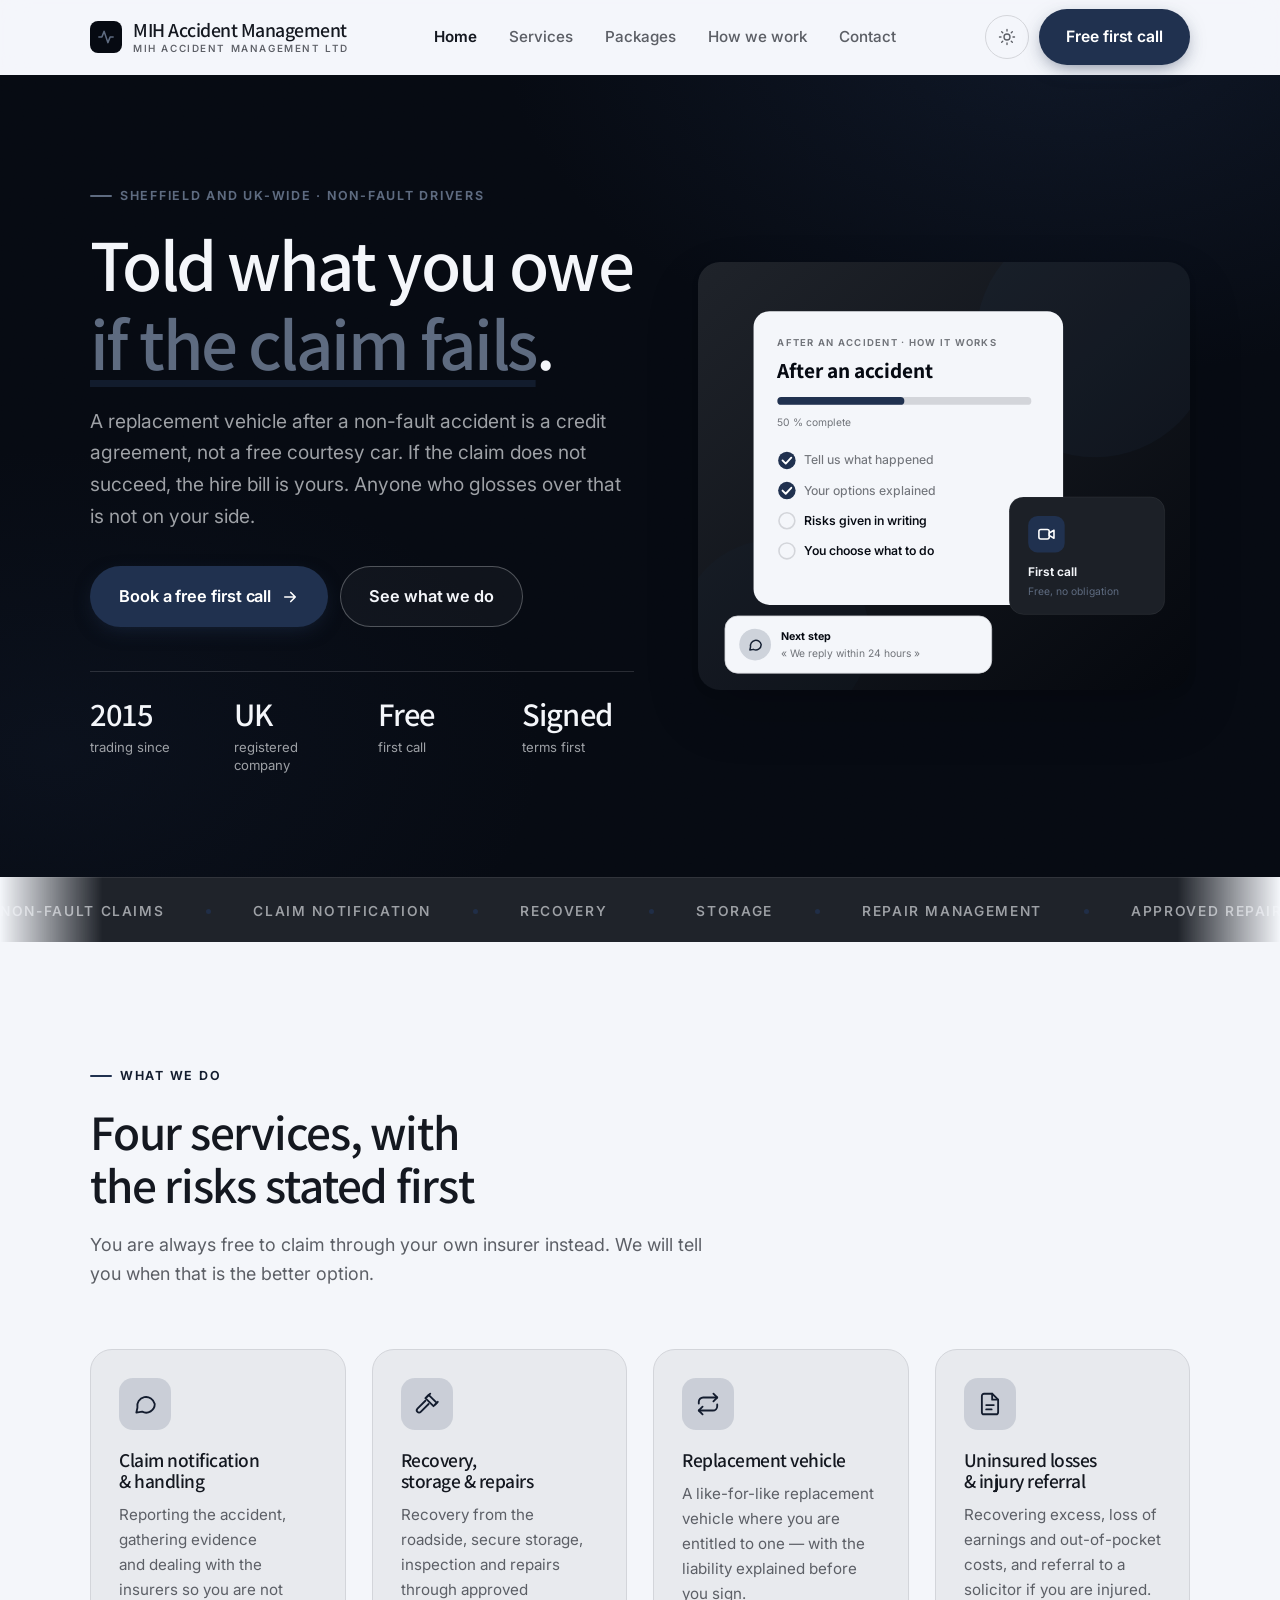
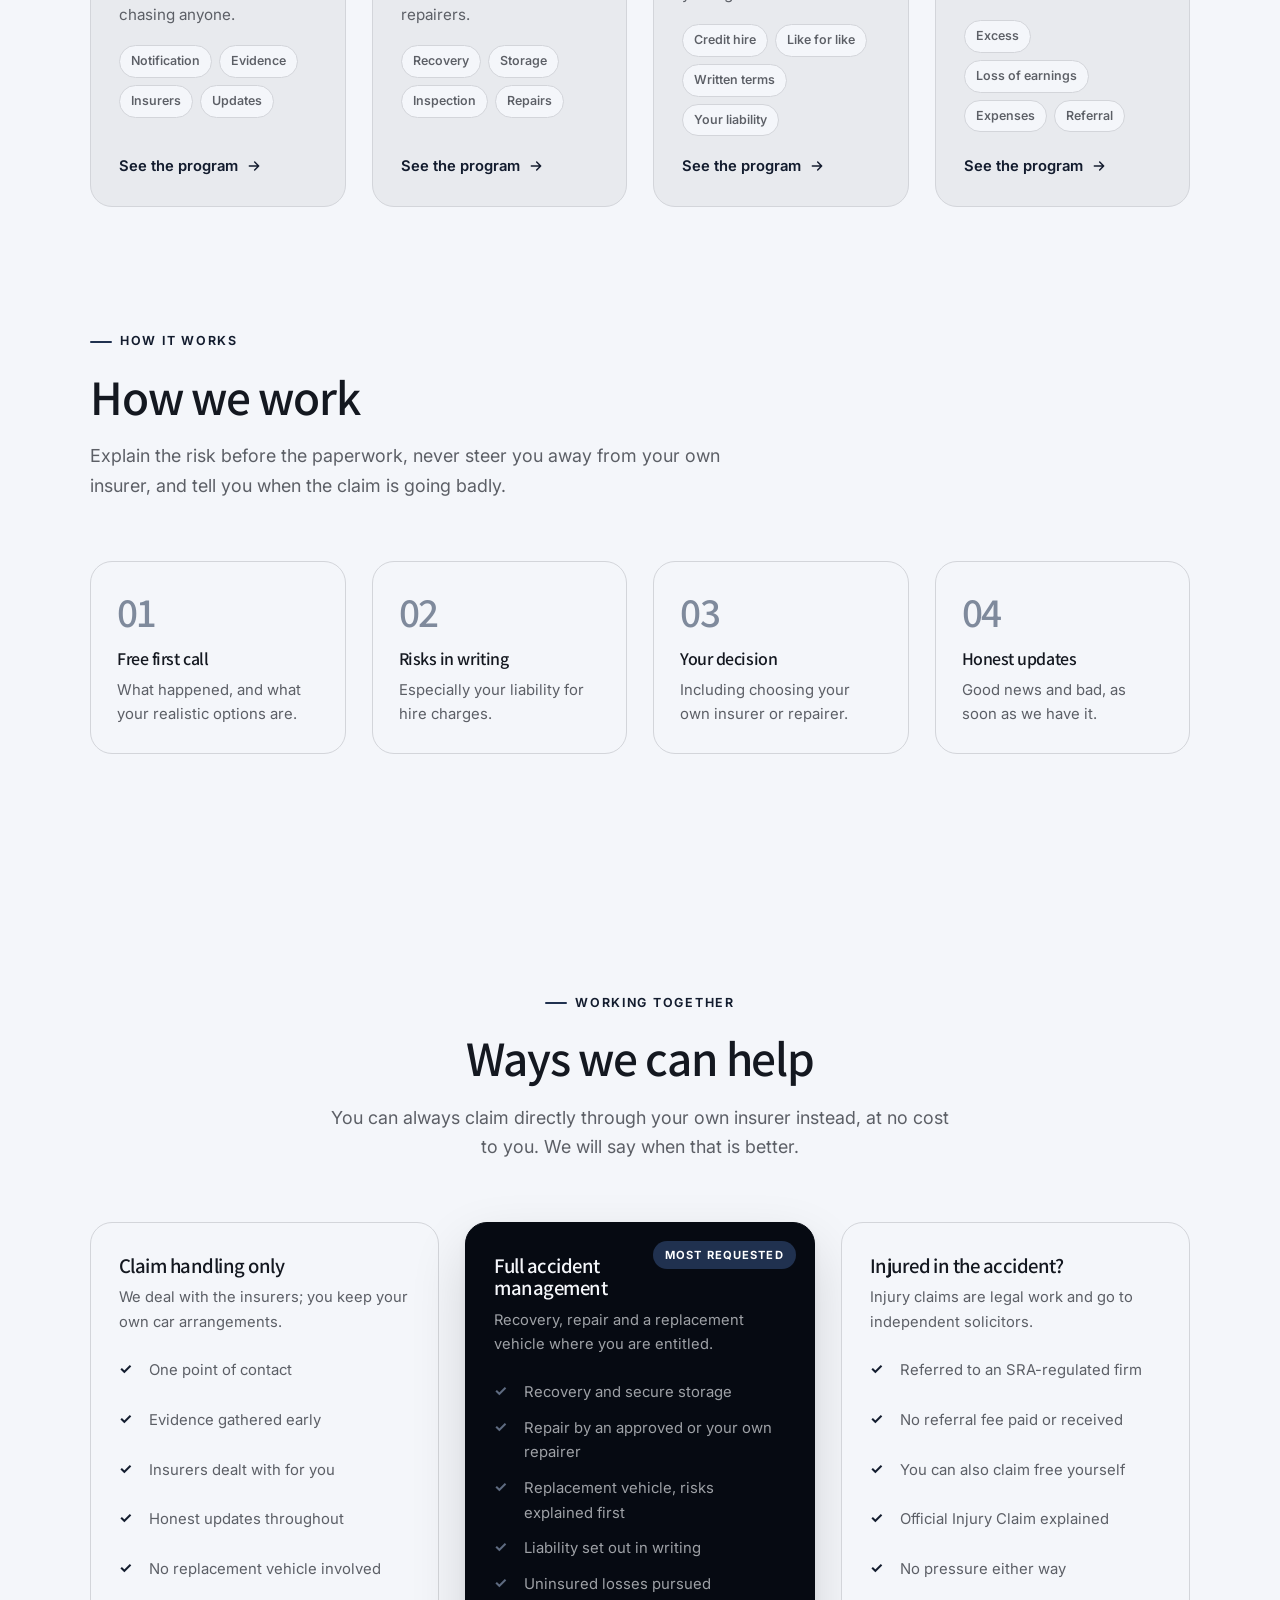
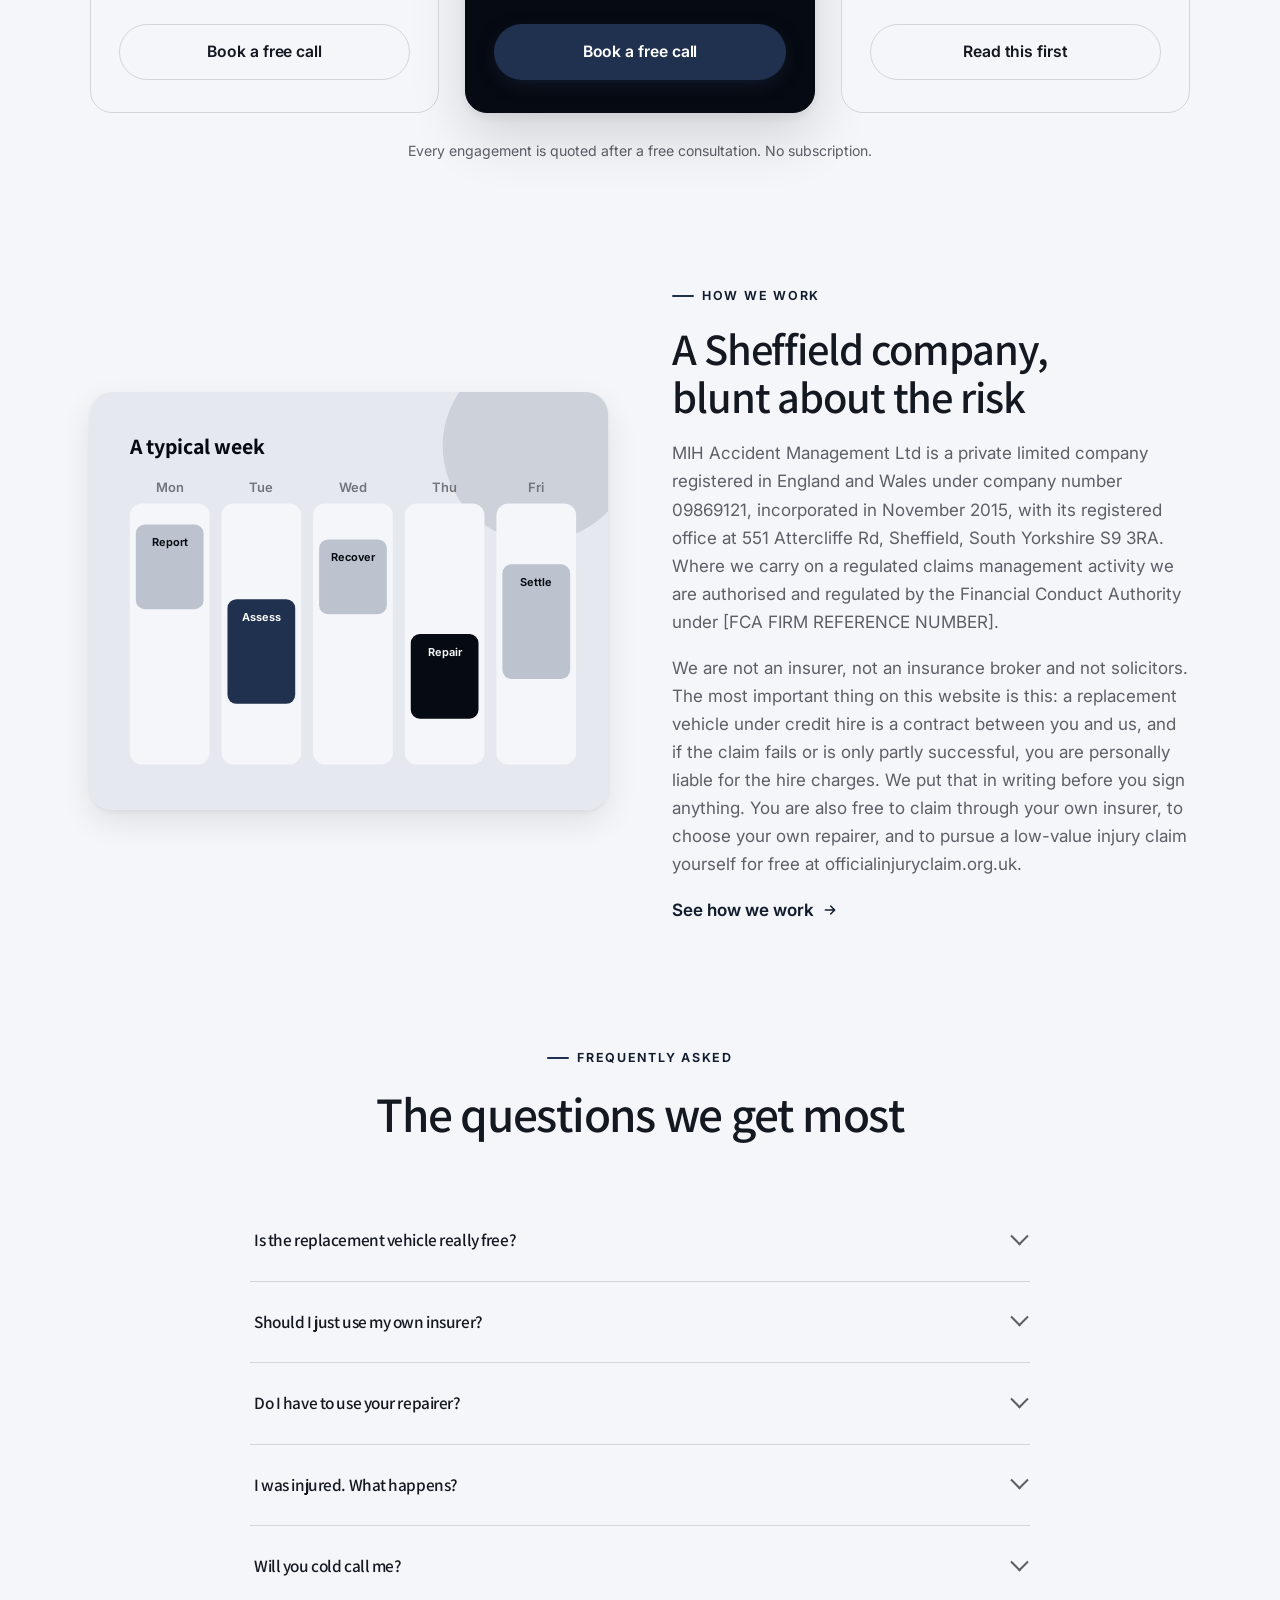
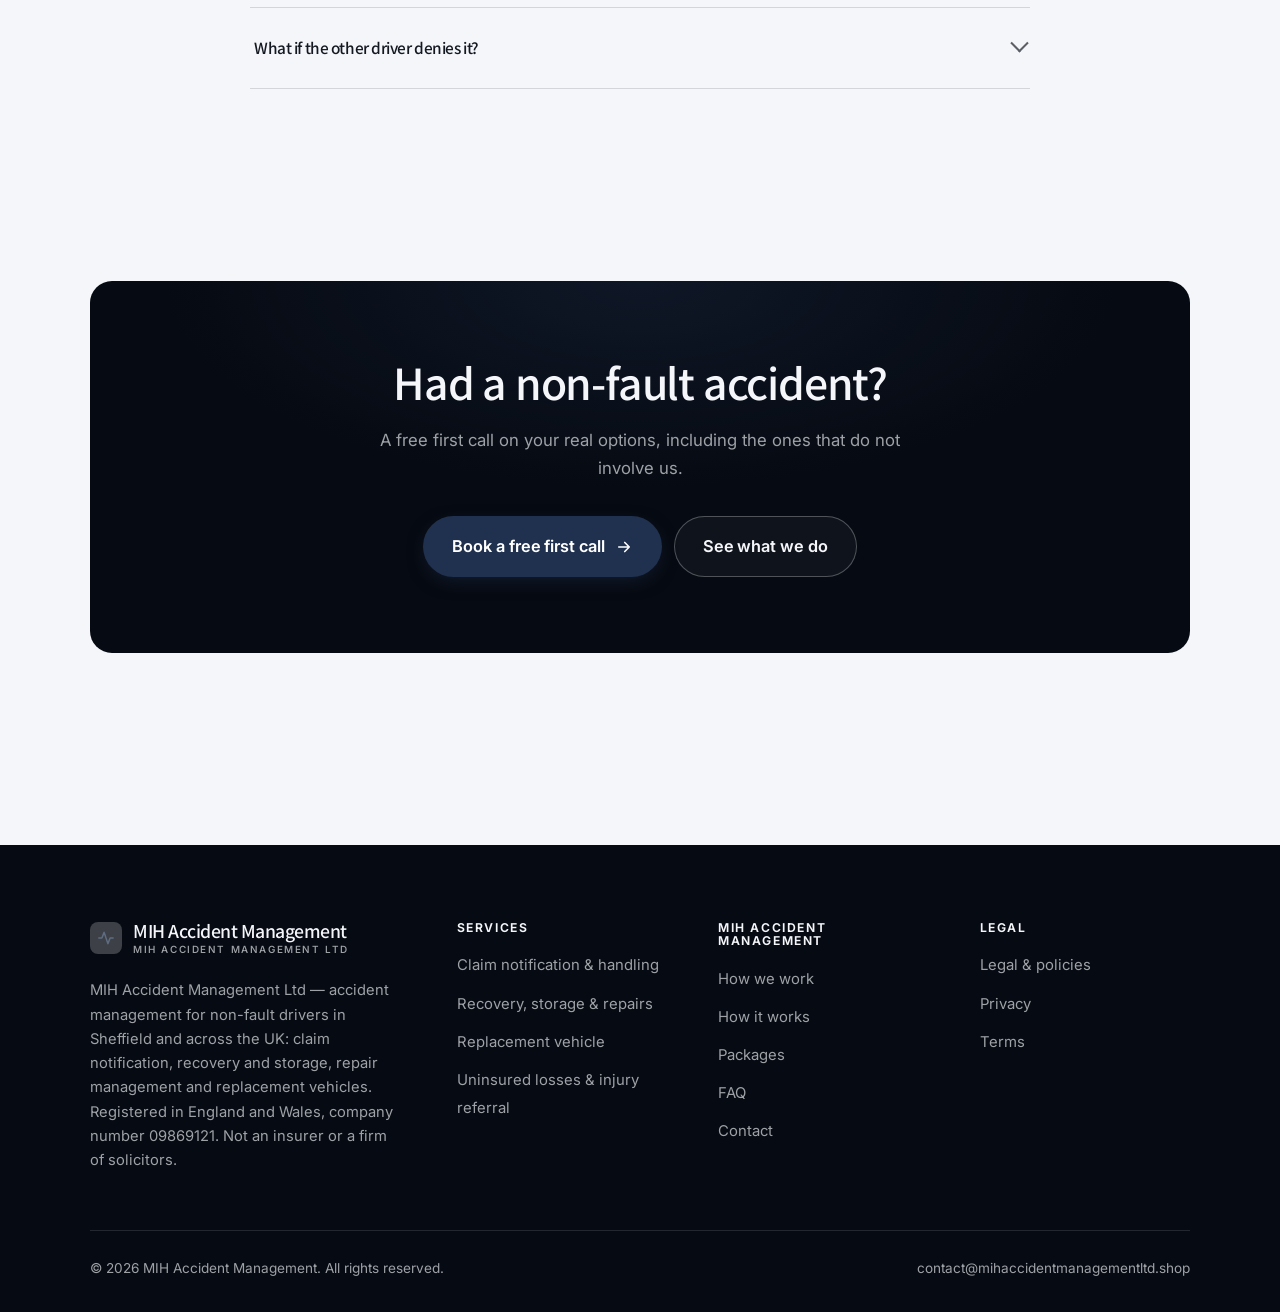
<file: index.html>
<!DOCTYPE html>
<html lang="en" class="no-js">
<head>
<meta charset="utf-8">
<meta name="viewport" content="width=device-width, initial-scale=1">
<title>MIH Accident Management Ltd — non-fault accident management</title>
<meta name="description" content="MIH Accident Management Ltd, a Sheffield accident management company: claim notification, vehicle recovery and storage, repair management and replacement vehicles for non-fault drivers.">
<link rel="canonical" href="https://mihaccidentmanagementltd.shop/">

<meta property="og:type" content="website">
<meta property="og:url" content="https://mihaccidentmanagementltd.shop/">
<meta property="og:site_name" content="MIH Accident Management">
<meta property="og:locale" content="en_US">
<meta property="og:title" content="MIH Accident Management Ltd — non-fault accident management">
<meta property="og:description" content="MIH Accident Management Ltd, a Sheffield accident management company: claim notification, vehicle recovery and storage, repair management and replacement vehicles for non-fault drivers.">
<meta name="theme-color" content="#060a12">

<link rel="icon" href="assets/img/favicon.svg" type="image/svg+xml">
<link rel="preconnect" href="https://fonts.googleapis.com">
<link rel="preconnect" href="https://fonts.gstatic.com" crossorigin>
<link rel="stylesheet" href="https://fonts.googleapis.com/css2?family=Assistant:wght@400..700&family=Inter:wght@400..700&display=swap">
<link rel="stylesheet" href="assets/css/style.css">

<!-- Thème appliqué avant le premier rendu (évite le flash) -->
<script>
document.documentElement.classList.remove('no-js');
(function(){try{var t=localStorage.getItem('site-theme');if(t){document.documentElement.setAttribute('data-theme',t);}}catch(e){}})();
</script>
<script type="application/ld+json">
{
  "@context": "https://schema.org",
  "@type": "Organization",
  "name": "MIH Accident Management",
  "url": "https://mihaccidentmanagementltd.shop/",
  "email": "contact@mihaccidentmanagementltd.shop",
  "description": "MIH Accident Management Ltd, a Sheffield accident management company: claim notification, vehicle recovery and storage, repair management and replacement vehicles for non-fault drivers.",
  "areaServed": "US",
  "knowsLanguage": "en"
}
</script>
</head>

<body>
<a class="skip-link" href="#main">Skip to main content</a>

<header class="site-header">
  <nav class="wrap nav" aria-label="Main navigation">
    <a class="brand" href="index.html">
      <svg class="brand__mark" viewBox="0 0 64 64" aria-hidden="true">
        <rect class="bm-bg" width="64" height="64" rx="16"/>
        <g class="bm-ic" transform="translate(14 14) scale(1.5)" fill="none" stroke-width="2.1" stroke-linecap="round" stroke-linejoin="round"><path d="M2.5 12h4l3-7.5 5 15 3-7.5h4"/></g>
      </svg>
      <span>MIH Accident Management<span class="brand__sub">MIH Accident Management Ltd</span></span>
    </a>

    <ul class="nav__links" id="nav-links">
      <li><a href="index.html" aria-current="page">Home</a></li>
      <li><a href="programs.html">Services</a></li>
      <li><a href="index.html#pricing">Packages</a></li>
      <li><a href="about.html">How we work</a></li>
      <li><a href="contact.html">Contact</a></li>
      <li><a class="btn btn--primary" href="contact.html">Free first call</a></li>
    </ul>

    <div class="nav__cta">
      <button class="theme-toggle" type="button" aria-label="Switch to dark theme">
        <svg class="icon-sun" viewBox="0 0 24 24" fill="none" stroke="currentColor" stroke-width="1.8" stroke-linecap="round" aria-hidden="true"><circle cx="12" cy="12" r="4"/><path d="M12 2v2m0 16v2M2 12h2m16 0h2M4.9 4.9l1.4 1.4m11.4 11.4 1.4 1.4M19.1 4.9l-1.4 1.4M6.3 17.7l-1.4 1.4"/></svg>
        <svg class="icon-moon" viewBox="0 0 24 24" fill="none" stroke="currentColor" stroke-width="1.8" stroke-linecap="round" stroke-linejoin="round" aria-hidden="true"><path d="M21 12.8A9 9 0 1 1 11.2 3a7 7 0 0 0 9.8 9.8z"/></svg>
      </button>
      <a class="btn btn--primary" href="contact.html">Free first call</a>
      <button class="nav__toggle" type="button" aria-expanded="false" aria-controls="nav-links" aria-label="Open menu">
        <svg class="icon-open" viewBox="0 0 24 24" fill="none" stroke="currentColor" stroke-width="2" stroke-linecap="round" aria-hidden="true"><path d="M3 6h18M3 12h18M3 18h18"/></svg>
        <svg class="icon-close" viewBox="0 0 24 24" fill="none" stroke="currentColor" stroke-width="2" stroke-linecap="round" aria-hidden="true"><path d="M6 6l12 12M18 6L6 18"/></svg>
      </button>
    </div>
  </nav>
</header>

<main id="main">

<section class="hero">
  <div class="wrap hero__inner">
    <div>
      <span class="eyebrow hero__eyebrow">Sheffield and UK-wide · Non-fault drivers</span>
      <h1>Told what you owe<br> <em>if the claim fails</em>.</h1>
      <p class="hero__lede">A replacement vehicle after a non-fault accident is a credit agreement, not a free courtesy car. If the claim does not succeed, the hire bill is yours. Anyone who glosses over that is not on your side.</p>

      <div class="hero__actions">
        <a class="btn btn--primary btn--lg" href="contact.html">Book a free first call <svg viewBox="0 0 24 24" fill="none" stroke="currentColor" stroke-width="2.2" stroke-linecap="round" stroke-linejoin="round" aria-hidden="true"><path d="M5 12h14M13 6l6 6-6 6"/></svg></a>
        <a class="btn btn--on-dark btn--lg" href="programs.html">See what we do</a>
      </div>

      <ul class="hero__proof">
        <li><span class="stat__num">2015</span><span class="stat__label">trading since</span></li>
        <li><span class="stat__num">UK</span><span class="stat__label">registered company</span></li>
        <li><span class="stat__num">Free</span><span class="stat__label">first call</span></li>
        <li><span class="stat__num">Signed</span><span class="stat__label">terms first</span></li>
      </ul>
    </div>

    <div class="hero__art">
      <svg viewBox="0 0 620 540" role="img" aria-label="How a claim with MIH Accident Management works, from first call to your decision.">
        <defs>
          <linearGradient id="hbg" x1="0" y1="0" x2="1" y2="1">
            <stop offset="0" stop-color="#1f232a"/><stop offset="1" stop-color="#05080e"/>
          </linearGradient>
        </defs>
        <rect width="620" height="540" rx="22" fill="url(#hbg)"/>
        <circle cx="500" cy="96" r="150" fill="#20314f" opacity=".16"/>
        <circle cx="96" cy="470" r="120" fill="#20314f" opacity=".08"/>

        <g style="font-family: var(--font-body)">
          <!-- Carte programme -->
          <rect x="70" y="62" width="390" height="370" rx="20" fill="#f4f6fa"/>
          <text x="100" y="106" font-size="12" font-weight="650" letter-spacing="1.6" fill="#71747a">AFTER AN ACCIDENT · HOW IT WORKS</text>
          <text x="100" y="146" font-size="27" font-weight="700" fill="#060a12" style="font-family: var(--font-display)">After an accident</text>
          <rect x="100" y="170" width="320" height="10" rx="5" fill="#d3d5da"/>
          <rect x="100" y="170" width="160" height="10" rx="5" fill="#20314f"/>
          <text x="100" y="206" font-size="13" fill="#71747a">50 % complete</text>
          <circle cx="112" cy="250" r="11" fill="#20314f"/><path d="M106.5 250l4 4 7-7.5" fill="none" stroke="#ffffff" stroke-width="2.4" stroke-linecap="round" stroke-linejoin="round"/><text x="134" y="255" font-size="15.5" fill="#71747a" font-weight="450">Tell us what happened</text>
          <circle cx="112" cy="288" r="11" fill="#20314f"/><path d="M106.5 288l4 4 7-7.5" fill="none" stroke="#ffffff" stroke-width="2.4" stroke-linecap="round" stroke-linejoin="round"/><text x="134" y="293" font-size="15.5" fill="#71747a" font-weight="450">Your options explained</text>
          <circle cx="112" cy="326" r="10" fill="none" stroke="#d3d5da" stroke-width="2"/><text x="134" y="331" font-size="15.5" fill="#060a12" font-weight="560">Risks given in writing</text>
          <circle cx="112" cy="364" r="10" fill="none" stroke="#d3d5da" stroke-width="2"/><text x="134" y="369" font-size="15.5" fill="#060a12" font-weight="560">You choose what to do</text>

          <!-- Carte séance -->
          <rect x="392" y="296" width="196" height="148" rx="18" fill="#1c2027" stroke="#ffffff" stroke-opacity=".08"/>
          <rect x="416" y="320" width="46" height="46" rx="12" fill="#20314f"/>
          <g transform="translate(427 331)" fill="none" stroke="#ffffff" color="#ffffff" stroke-width="2" stroke-linecap="round" stroke-linejoin="round"><rect x="2.5" y="6" width="13" height="12" rx="2.5"/><path d="M15.5 10.5 21.5 7v10l-6-3.5z"/></g>
          <text x="416" y="396" font-size="15" font-weight="650" fill="#f4f6fa">First call</text>
          <text x="416" y="420" font-size="13" fill="#5e6b80">Free, no obligation</text>

          <!-- Retour du coach -->
          <rect x="34" y="446" width="336" height="72" rx="16" fill="#f4f6fa" stroke="#d3d5da"/>
          <circle cx="72" cy="482" r="20" fill="#ced3db"/>
          <g transform="translate(62 472) scale(.84)" fill="none" stroke="#152033" stroke-width="2.2" stroke-linecap="round" stroke-linejoin="round"><path d="M21 12a8 8 0 0 1-11.6 7.1L4 20l1-4.6A8 8 0 1 1 21 12z"/></g>
          <text x="104" y="476" font-size="13.5" font-weight="700" fill="#060a12">Next step</text>
          <text x="104" y="498" font-size="13" fill="#71747a">« We reply within 24 hours »</text>
        </g>
      </svg>
    </div>
  </div>
</section>

<div class="marquee" aria-hidden="true">
  <div class="marquee__track"><span>Non-fault claims</span><span>Claim notification</span><span>Recovery</span><span>Storage</span><span>Repair management</span><span>Approved repairers</span><span>Replacement vehicle</span><span>Credit hire</span><span>Uninsured losses</span><span>Sheffield</span><span>Non-fault claims</span><span>Claim notification</span><span>Recovery</span><span>Storage</span><span>Repair management</span><span>Approved repairers</span><span>Replacement vehicle</span><span>Credit hire</span><span>Uninsured losses</span><span>Sheffield</span></div>
</div>

<section class="section wrap" id="programs">
  <div class="section-head reveal">
    <span class="eyebrow">What we do</span>
    <h2>Four services, with the risks stated first</h2>
    <p>You are always free to claim through your own insurer instead. We will tell you when that is the better option.</p>
  </div>
  <div class="grid grid--4 reveal-group">
    <a class="card" href="programs.html#notification">
      <div class="card__icon"><svg viewBox="0 0 24 24" fill="none" stroke="currentColor" stroke-width="1.7" stroke-linecap="round" stroke-linejoin="round" aria-hidden="true"><path d="M21 12a8 8 0 0 1-11.6 7.1L4 20l1-4.6A8 8 0 1 1 21 12z"/></svg></div>
      <h3>Claim notification &amp; handling</h3>
      <p>Reporting the accident, gathering evidence and dealing with the insurers so you are not chasing anyone.</p>
      <ul class="tags"><li>Notification</li><li>Evidence</li><li>Insurers</li><li>Updates</li></ul>
      <span class="arrow-link">See the program <svg viewBox="0 0 24 24" fill="none" stroke="currentColor" stroke-width="2.2" stroke-linecap="round" stroke-linejoin="round" aria-hidden="true"><path d="M5 12h14M13 6l6 6-6 6"/></svg></span>
    </a>
    <a class="card" href="programs.html#recovery">
      <div class="card__icon"><svg viewBox="0 0 24 24" fill="none" stroke="currentColor" stroke-width="1.7" stroke-linecap="round" stroke-linejoin="round" aria-hidden="true"><path d="M13.5 3.5 21 11l-3 3-7.5-7.5z"/><path d="M10.5 9 3.2 16.3a2.1 2.1 0 0 0 3 3L13.5 12"/><path d="M15 2.5 12 5.5M19.5 12.5 22 10"/></svg></div>
      <h3>Recovery, storage &amp; repairs</h3>
      <p>Recovery from the roadside, secure storage, inspection and repairs through approved repairers.</p>
      <ul class="tags"><li>Recovery</li><li>Storage</li><li>Inspection</li><li>Repairs</li></ul>
      <span class="arrow-link">See the program <svg viewBox="0 0 24 24" fill="none" stroke="currentColor" stroke-width="2.2" stroke-linecap="round" stroke-linejoin="round" aria-hidden="true"><path d="M5 12h14M13 6l6 6-6 6"/></svg></span>
    </a>
    <a class="card" href="programs.html#hire">
      <div class="card__icon"><svg viewBox="0 0 24 24" fill="none" stroke="currentColor" stroke-width="1.7" stroke-linecap="round" stroke-linejoin="round" aria-hidden="true"><path d="M17 2.5l3.5 3.5L17 9.5"/><path d="M3.5 11.5V10A4 4 0 0 1 7.5 6h13M7 21.5 3.5 18 7 14.5"/><path d="M20.5 12.5V14a4 4 0 0 1-4 4h-13"/></svg></div>
      <h3>Replacement vehicle</h3>
      <p>A like-for-like replacement vehicle where you are entitled to one — with the liability explained before you sign.</p>
      <ul class="tags"><li>Credit hire</li><li>Like for like</li><li>Written terms</li><li>Your liability</li></ul>
      <span class="arrow-link">See the program <svg viewBox="0 0 24 24" fill="none" stroke="currentColor" stroke-width="2.2" stroke-linecap="round" stroke-linejoin="round" aria-hidden="true"><path d="M5 12h14M13 6l6 6-6 6"/></svg></span>
    </a>
    <a class="card" href="programs.html#losses">
      <div class="card__icon"><svg viewBox="0 0 24 24" fill="none" stroke="currentColor" stroke-width="1.7" stroke-linecap="round" stroke-linejoin="round" aria-hidden="true"><path d="M14 2.5H6.5A2 2 0 0 0 4.5 4.5v15a2 2 0 0 0 2 2h11a2 2 0 0 0 2-2V8z"/><path d="M14 2.5V8h5.5M8.5 13h7M8.5 17h5"/></svg></div>
      <h3>Uninsured losses &amp; injury referral</h3>
      <p>Recovering excess, loss of earnings and out-of-pocket costs, and referral to a solicitor if you are injured.</p>
      <ul class="tags"><li>Excess</li><li>Loss of earnings</li><li>Expenses</li><li>Referral</li></ul>
      <span class="arrow-link">See the program <svg viewBox="0 0 24 24" fill="none" stroke="currentColor" stroke-width="2.2" stroke-linecap="round" stroke-linejoin="round" aria-hidden="true"><path d="M5 12h14M13 6l6 6-6 6"/></svg></span>
    </a>
  </div>
</section>

<section class="section section--flush wrap" id="how-it-works">
  <div class="section-head reveal">
    <span class="eyebrow">How it works</span>
    <h2>How we work</h2>
    <p>Explain the risk before the paperwork, never steer you away from your own insurer, and tell you when the claim is going badly.</p>
  </div>
  <div class="grid grid--4 steps reveal-group">
    <article class="step">
      <h3>Free first call</h3>
      <p>What happened, and what your realistic options are.</p>
    </article>
    <article class="step">
      <h3>Risks in writing</h3>
      <p>Especially your liability for hire charges.</p>
    </article>
    <article class="step">
      <h3>Your decision</h3>
      <p>Including choosing your own insurer or repairer.</p>
    </article>
    <article class="step">
      <h3>Honest updates</h3>
      <p>Good news and bad, as soon as we have it.</p>
    </article>
  </div>
</section>

<section class="section wrap" id="pricing">
  <div class="section-head section-head--center reveal">
    <span class="eyebrow">Working together</span>
    <h2>Ways we can help</h2>
    <p>You can always claim directly through your own insurer instead, at no cost to you. We will say when that is better.</p>
  </div>
  <div class="grid grid--3 plans reveal-group">
    <article class="plan">
      
      <h3>Claim handling only</h3>
      <p class="plan__desc">We deal with the insurers; you keep your own car arrangements.</p>
      
      <ul class="plan__features">
        <li>One point of contact</li>
        <li>Evidence gathered early</li>
        <li>Insurers dealt with for you</li>
        <li>Honest updates throughout</li>
        <li>No replacement vehicle involved</li>
      </ul>
      <a class="btn btn--ghost btn--block" href="contact.html">Book a free call</a>
    </article>
    <article class="plan plan--featured">
      <span class="plan__tag">Most requested</span>
      <h3>Full accident management</h3>
      <p class="plan__desc">Recovery, repair and a replacement vehicle where you are entitled.</p>
      
      <ul class="plan__features">
        <li>Recovery and secure storage</li>
        <li>Repair by an approved or your own repairer</li>
        <li>Replacement vehicle, risks explained first</li>
        <li>Liability set out in writing</li>
        <li>Uninsured losses pursued</li>
      </ul>
      <a class="btn btn--primary btn--block" href="contact.html">Book a free call</a>
    </article>
    <article class="plan">
      
      <h3>Injured in the accident?</h3>
      <p class="plan__desc">Injury claims are legal work and go to independent solicitors.</p>
      
      <ul class="plan__features">
        <li>Referred to an SRA-regulated firm</li>
        <li>No referral fee paid or received</li>
        <li>You can also claim free yourself</li>
        <li>Official Injury Claim explained</li>
        <li>No pressure either way</li>
      </ul>
      <a class="btn btn--ghost btn--block" href="contact.html">Read this first</a>
    </article>
  </div>
  <p class="plans-note">Every engagement is quoted after a free consultation. No subscription.</p>
</section>

<section class="section section--flush wrap">
  <div class="split reveal">
    <div class="split__art">
      <svg viewBox="0 0 520 420" role="img" aria-label="Example of a typical week: Report, Assess, Recover, Repair, Settle.">
        <rect width="520" height="420" rx="20" fill="#e5e8ee"/>
        <circle cx="450" cy="54" r="96" fill="#20314f" opacity=".12"/>
        <g style="font-family: var(--font-body)">
        <text x="40" y="62" font-size="22" font-weight="700" fill="#060a12" style="font-family: var(--font-display)">A typical week</text>
        <text x="80" y="100" text-anchor="middle" font-size="13" font-weight="600" fill="#71747a">Mon</text>
        <rect x="40" y="112" width="80" height="262" rx="12" fill="#f4f6fa"/>
        <rect x="46" y="133" width="68" height="85" rx="9" fill="#bdc3ce"/>
        <text x="80" y="155" text-anchor="middle" font-size="11" font-weight="650" fill="#060a12">Report</text>
        <text x="172" y="100" text-anchor="middle" font-size="13" font-weight="600" fill="#71747a">Tue</text>
        <rect x="132" y="112" width="80" height="262" rx="12" fill="#f4f6fa"/>
        <rect x="138" y="208" width="68" height="105" rx="9" fill="#20314f"/>
        <text x="172" y="230" text-anchor="middle" font-size="11" font-weight="650" fill="#ffffff">Assess</text>
        <text x="264" y="100" text-anchor="middle" font-size="13" font-weight="600" fill="#71747a">Wed</text>
        <rect x="224" y="112" width="80" height="262" rx="12" fill="#f4f6fa"/>
        <rect x="230" y="148" width="68" height="75" rx="9" fill="#bdc3ce"/>
        <text x="264" y="170" text-anchor="middle" font-size="11" font-weight="650" fill="#060a12">Recover</text>
        <text x="356" y="100" text-anchor="middle" font-size="13" font-weight="600" fill="#71747a">Thu</text>
        <rect x="316" y="112" width="80" height="262" rx="12" fill="#f4f6fa"/>
        <rect x="322" y="243" width="68" height="85" rx="9" fill="#060a12"/>
        <text x="356" y="265" text-anchor="middle" font-size="11" font-weight="650" fill="#f4f6fa">Repair</text>
        <text x="448" y="100" text-anchor="middle" font-size="13" font-weight="600" fill="#71747a">Fri</text>
        <rect x="408" y="112" width="80" height="262" rx="12" fill="#f4f6fa"/>
        <rect x="414" y="173" width="68" height="115" rx="9" fill="#bdc3ce"/>
        <text x="448" y="195" text-anchor="middle" font-size="11" font-weight="650" fill="#060a12">Settle</text>
        </g>
      </svg>
    </div>
    <div>
      <span class="eyebrow">How we work</span>
      <h2>A Sheffield company, blunt about the risk</h2>
      <p>MIH Accident Management Ltd is a private limited company registered in England and Wales under company number 09869121, incorporated in November 2015, with its registered office at 551 Attercliffe Rd, Sheffield, South Yorkshire S9 3RA. Where we carry on a regulated claims management activity we are authorised and regulated by the Financial Conduct Authority under [FCA FIRM REFERENCE NUMBER].</p>
      <p>We are not an insurer, not an insurance broker and not solicitors. The most important thing on this website is this: a replacement vehicle under credit hire is a contract between you and us, and if the claim fails or is only partly successful, you are personally liable for the hire charges. We put that in writing before you sign anything. You are also free to claim through your own insurer, to choose your own repairer, and to pursue a low-value injury claim yourself for free at officialinjuryclaim.org.uk.</p>
      <p><a class="arrow-link" href="about.html">See how we work <svg viewBox="0 0 24 24" fill="none" stroke="currentColor" stroke-width="2.2" stroke-linecap="round" stroke-linejoin="round" aria-hidden="true"><path d="M5 12h14M13 6l6 6-6 6"/></svg></a></p>
    </div>
  </div>
</section>

<section class="section section--flush wrap" id="faq">
  <div class="section-head section-head--center reveal">
    <span class="eyebrow">Frequently asked</span>
    <h2>The questions we get most</h2>
  </div>
  <div class="faq reveal">
    <details>
      <summary>Is the replacement vehicle really free?</summary>
      <p>No, and anyone telling you it is should worry you. It is supplied under a credit hire agreement. The charges are normally recovered from the at-fault party's insurer, but if the claim fails or is only partly successful, you owe them.</p>
    </details>
    <details>
      <summary>Should I just use my own insurer?</summary>
      <p>Sometimes, yes, and we will tell you when. Going through your own insurer may cost you your excess and affect your no-claims discount, but it carries none of the credit hire risk. It is your call and we will set out both.</p>
    </details>
    <details>
      <summary>Do I have to use your repairer?</summary>
      <p>No. You can use any repairer you choose, including a manufacturer dealer to protect a warranty. An insurer or management company cannot require you to use theirs.</p>
    </details>
    <details>
      <summary>I was injured. What happens?</summary>
      <p>Injury claims are legal work. We refer you to an independent SRA-regulated solicitor and we take no referral fee — those are banned in personal injury cases. You can also claim low-value injury yourself, free, through the Official Injury Claim service.</p>
    </details>
    <details>
      <summary>Will you cold call me?</summary>
      <p>No. We do not make unsolicited marketing calls. If someone rings you out of the blue after an accident claiming to be us, it is not us.</p>
    </details>
    <details>
      <summary>What if the other driver denies it?</summary>
      <p>Then the claim is contested and the risk changes materially — particularly around hire charges. We will tell you that straight away rather than after a vehicle is already on your drive.</p>
    </details>
  </div>
</section>

<section class="wrap section--tight">
  <div class="cta-band reveal">
    <h2>Had a non-fault accident?</h2>
    <p>A free first call on your real options, including the ones that do not involve us.</p>
    <div class="hero__actions">
      <a class="btn btn--primary btn--lg" href="contact.html">Book a free first call <svg viewBox="0 0 24 24" fill="none" stroke="currentColor" stroke-width="2.2" stroke-linecap="round" stroke-linejoin="round" aria-hidden="true"><path d="M5 12h14M13 6l6 6-6 6"/></svg></a>
      <a class="btn btn--on-dark btn--lg" href="programs.html">See what we do</a>
    </div>
  </div>
</section>

</main>

<footer class="site-footer">
  <div class="wrap">
    <div class="footer__grid">
      <div class="footer__brand">
        <a class="brand" href="index.html">
          <svg class="brand__mark" viewBox="0 0 64 64" aria-hidden="true">
        <rect class="bm-bg" width="64" height="64" rx="16"/>
        <g class="bm-ic" transform="translate(14 14) scale(1.5)" fill="none" stroke-width="2.1" stroke-linecap="round" stroke-linejoin="round"><path d="M2.5 12h4l3-7.5 5 15 3-7.5h4"/></g>
      </svg>
          <span>MIH Accident Management<span class="brand__sub">MIH Accident Management Ltd</span></span>
        </a>
        <p>MIH Accident Management Ltd — accident management for non-fault drivers in Sheffield and across the UK: claim notification, recovery and storage, repair management and replacement vehicles. Registered in England and Wales, company number 09869121. Not an insurer or a firm of solicitors.</p>
      </div>

      <div class="footer__col">
        <h4>Services</h4>
        <ul>
          <li><a href="programs.html#notification">Claim notification &amp; handling</a></li>
          <li><a href="programs.html#recovery">Recovery, storage &amp; repairs</a></li>
          <li><a href="programs.html#hire">Replacement vehicle</a></li>
          <li><a href="programs.html#losses">Uninsured losses &amp; injury referral</a></li>
        </ul>
      </div>

      <div class="footer__col">
        <h4>MIH Accident Management</h4>
        <ul>
          <li><a href="about.html">How we work</a></li>
          <li><a href="index.html#how-it-works">How it works</a></li>
          <li><a href="index.html#pricing">Packages</a></li>
          <li><a href="index.html#faq">FAQ</a></li>
          <li><a href="contact.html">Contact</a></li>
        </ul>
      </div>

      <div class="footer__col">
        <h4>Legal</h4>
        <ul>
          <li><a href="legal.html">Legal &amp; policies</a></li>
          <li><a href="legal.html#privacy">Privacy</a></li>
          <li><a href="legal.html#terms">Terms</a></li>
        </ul>
      </div>
    </div>

    <div class="footer__bottom">
      <p>© <span data-year>2026</span> MIH Accident Management. All rights reserved.</p>
      <p><a href="mailto:contact@mihaccidentmanagementltd.shop">contact@mihaccidentmanagementltd.shop</a></p>
    </div>
  </div>
</footer>

<script src="assets/js/main.js" defer></script>
</body>
</html>
</file>
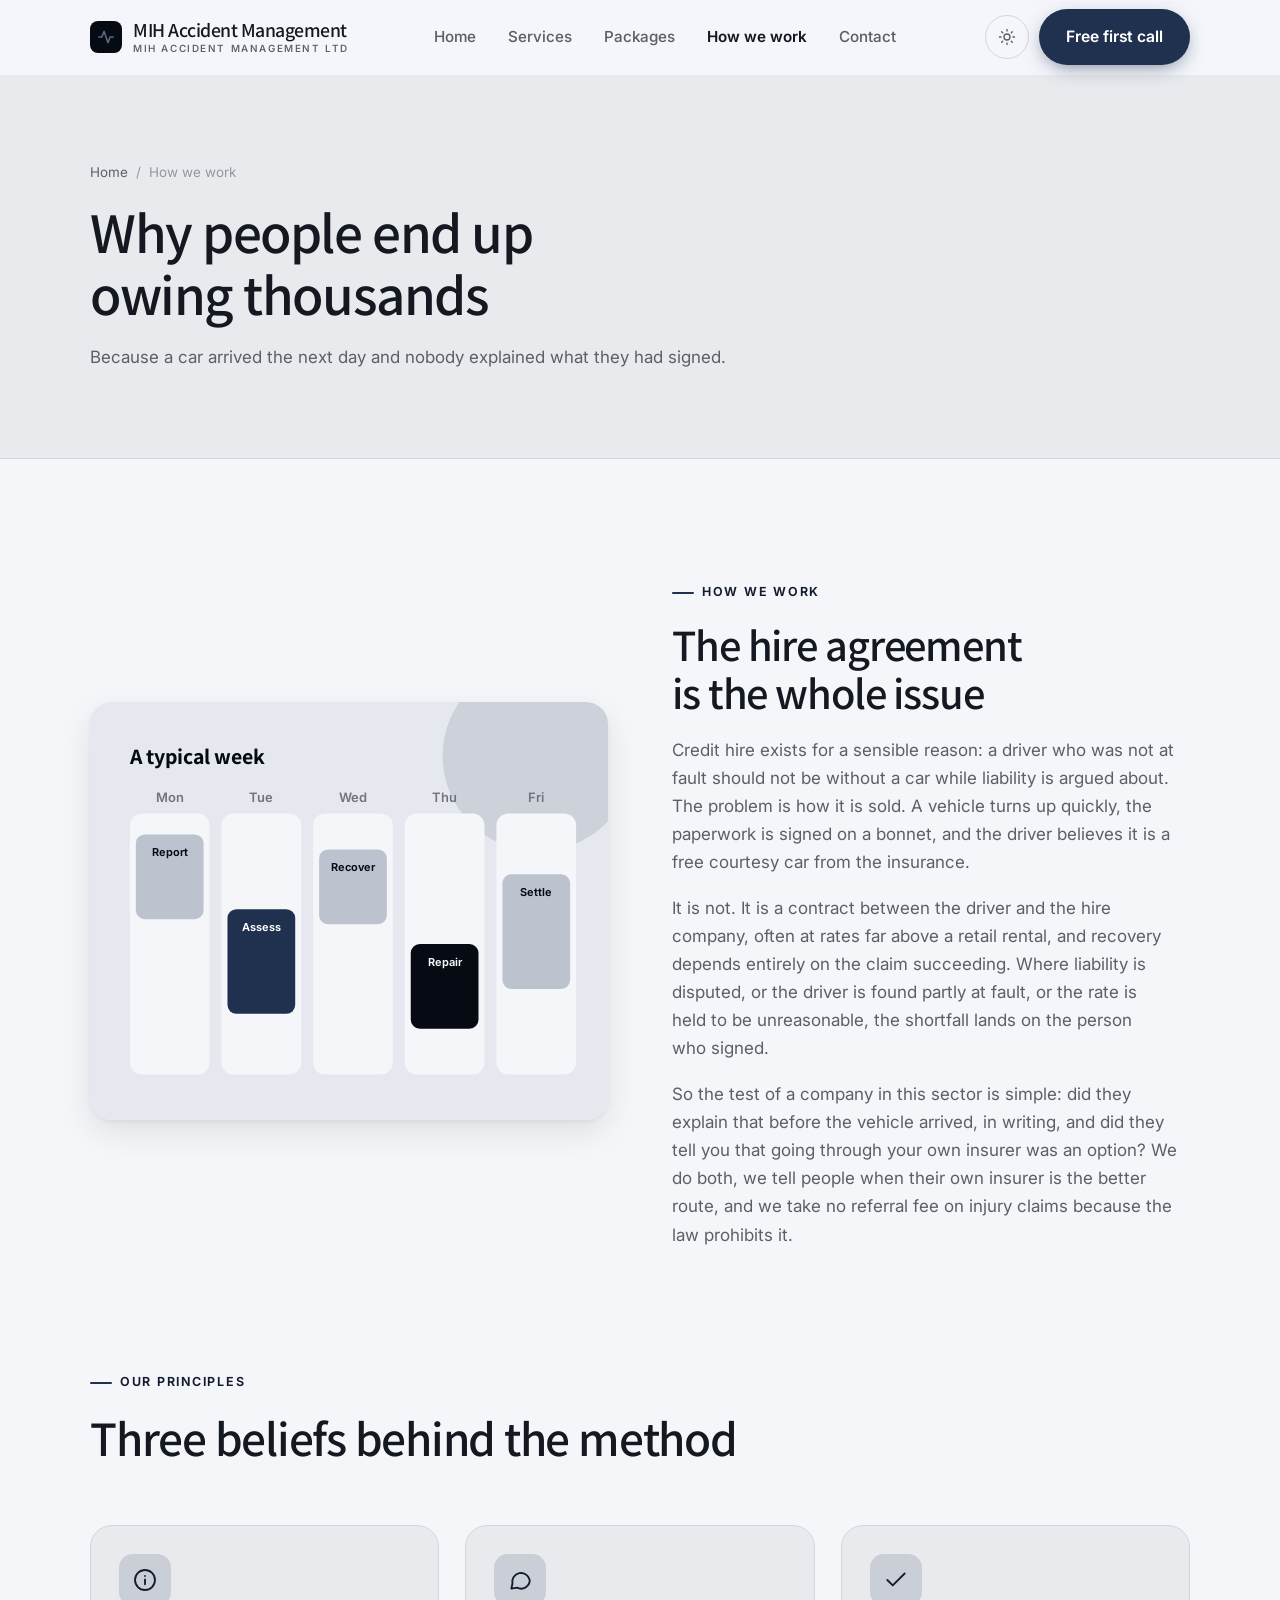
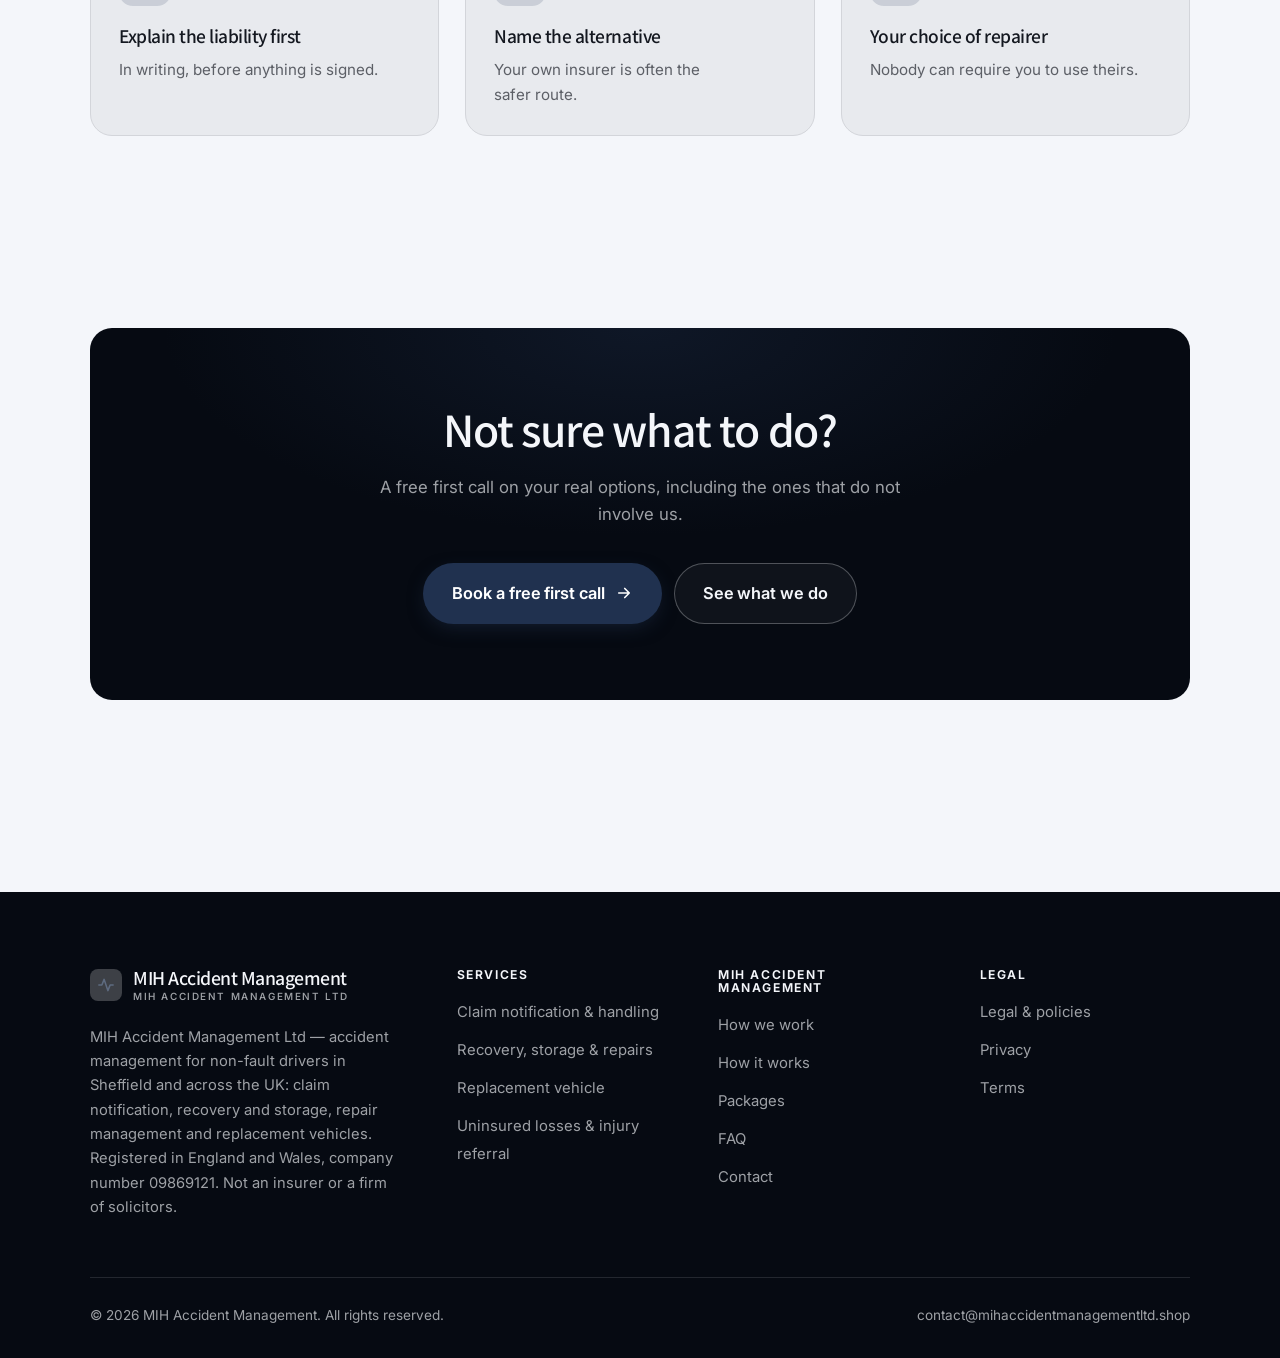
<file: about.html>
<!DOCTYPE html>
<html lang="en" class="no-js">
<head>
<meta charset="utf-8">
<meta name="viewport" content="width=device-width, initial-scale=1">
<title>How we work — MIH Accident Management</title>
<meta name="description" content="About MIH Accident Management Ltd, a Sheffield accident management company, company number 09869121.">
<link rel="canonical" href="https://mihaccidentmanagementltd.shop/about.html">

<meta property="og:type" content="website">
<meta property="og:url" content="https://mihaccidentmanagementltd.shop/about.html">
<meta property="og:site_name" content="MIH Accident Management">
<meta property="og:locale" content="en_US">
<meta property="og:title" content="How we work — MIH Accident Management">
<meta property="og:description" content="About MIH Accident Management Ltd, a Sheffield accident management company, company number 09869121.">
<meta name="theme-color" content="#060a12">

<link rel="icon" href="assets/img/favicon.svg" type="image/svg+xml">
<link rel="preconnect" href="https://fonts.googleapis.com">
<link rel="preconnect" href="https://fonts.gstatic.com" crossorigin>
<link rel="stylesheet" href="https://fonts.googleapis.com/css2?family=Assistant:wght@400..700&family=Inter:wght@400..700&display=swap">
<link rel="stylesheet" href="assets/css/style.css">

<!-- Thème appliqué avant le premier rendu (évite le flash) -->
<script>
document.documentElement.classList.remove('no-js');
(function(){try{var t=localStorage.getItem('site-theme');if(t){document.documentElement.setAttribute('data-theme',t);}}catch(e){}})();
</script>
</head>

<body>
<a class="skip-link" href="#main">Skip to main content</a>

<header class="site-header">
  <nav class="wrap nav" aria-label="Main navigation">
    <a class="brand" href="index.html">
      <svg class="brand__mark" viewBox="0 0 64 64" aria-hidden="true">
        <rect class="bm-bg" width="64" height="64" rx="16"/>
        <g class="bm-ic" transform="translate(14 14) scale(1.5)" fill="none" stroke-width="2.1" stroke-linecap="round" stroke-linejoin="round"><path d="M2.5 12h4l3-7.5 5 15 3-7.5h4"/></g>
      </svg>
      <span>MIH Accident Management<span class="brand__sub">MIH Accident Management Ltd</span></span>
    </a>

    <ul class="nav__links" id="nav-links">
      <li><a href="index.html">Home</a></li>
      <li><a href="programs.html">Services</a></li>
      <li><a href="index.html#pricing">Packages</a></li>
      <li><a href="about.html" aria-current="page">How we work</a></li>
      <li><a href="contact.html">Contact</a></li>
      <li><a class="btn btn--primary" href="contact.html">Free first call</a></li>
    </ul>

    <div class="nav__cta">
      <button class="theme-toggle" type="button" aria-label="Switch to dark theme">
        <svg class="icon-sun" viewBox="0 0 24 24" fill="none" stroke="currentColor" stroke-width="1.8" stroke-linecap="round" aria-hidden="true"><circle cx="12" cy="12" r="4"/><path d="M12 2v2m0 16v2M2 12h2m16 0h2M4.9 4.9l1.4 1.4m11.4 11.4 1.4 1.4M19.1 4.9l-1.4 1.4M6.3 17.7l-1.4 1.4"/></svg>
        <svg class="icon-moon" viewBox="0 0 24 24" fill="none" stroke="currentColor" stroke-width="1.8" stroke-linecap="round" stroke-linejoin="round" aria-hidden="true"><path d="M21 12.8A9 9 0 1 1 11.2 3a7 7 0 0 0 9.8 9.8z"/></svg>
      </button>
      <a class="btn btn--primary" href="contact.html">Free first call</a>
      <button class="nav__toggle" type="button" aria-expanded="false" aria-controls="nav-links" aria-label="Open menu">
        <svg class="icon-open" viewBox="0 0 24 24" fill="none" stroke="currentColor" stroke-width="2" stroke-linecap="round" aria-hidden="true"><path d="M3 6h18M3 12h18M3 18h18"/></svg>
        <svg class="icon-close" viewBox="0 0 24 24" fill="none" stroke="currentColor" stroke-width="2" stroke-linecap="round" aria-hidden="true"><path d="M6 6l12 12M18 6L6 18"/></svg>
      </button>
    </div>
  </nav>
</header>

<main id="main">

<section class="page-head">
  <div class="wrap">
    <nav class="breadcrumb" aria-label="Breadcrumb">
      <a href="index.html">Home</a><span>/</span><span aria-current="page">How we work</span>
    </nav>
    <h1>Why people end up owing thousands</h1>
    <p>Because a car arrived the next day and nobody explained what they had signed.</p>
  </div>
</section>

<section class="section wrap">
  <div class="split reveal">
    <div class="split__art">
      <svg viewBox="0 0 520 420" role="img" aria-label="Example of a typical week: Report, Assess, Recover, Repair, Settle.">
        <rect width="520" height="420" rx="20" fill="#e5e8ee"/>
        <circle cx="450" cy="54" r="96" fill="#20314f" opacity=".12"/>
        <g style="font-family: var(--font-body)">
        <text x="40" y="62" font-size="22" font-weight="700" fill="#060a12" style="font-family: var(--font-display)">A typical week</text>
        <text x="80" y="100" text-anchor="middle" font-size="13" font-weight="600" fill="#71747a">Mon</text>
        <rect x="40" y="112" width="80" height="262" rx="12" fill="#f4f6fa"/>
        <rect x="46" y="133" width="68" height="85" rx="9" fill="#bdc3ce"/>
        <text x="80" y="155" text-anchor="middle" font-size="11" font-weight="650" fill="#060a12">Report</text>
        <text x="172" y="100" text-anchor="middle" font-size="13" font-weight="600" fill="#71747a">Tue</text>
        <rect x="132" y="112" width="80" height="262" rx="12" fill="#f4f6fa"/>
        <rect x="138" y="208" width="68" height="105" rx="9" fill="#20314f"/>
        <text x="172" y="230" text-anchor="middle" font-size="11" font-weight="650" fill="#ffffff">Assess</text>
        <text x="264" y="100" text-anchor="middle" font-size="13" font-weight="600" fill="#71747a">Wed</text>
        <rect x="224" y="112" width="80" height="262" rx="12" fill="#f4f6fa"/>
        <rect x="230" y="148" width="68" height="75" rx="9" fill="#bdc3ce"/>
        <text x="264" y="170" text-anchor="middle" font-size="11" font-weight="650" fill="#060a12">Recover</text>
        <text x="356" y="100" text-anchor="middle" font-size="13" font-weight="600" fill="#71747a">Thu</text>
        <rect x="316" y="112" width="80" height="262" rx="12" fill="#f4f6fa"/>
        <rect x="322" y="243" width="68" height="85" rx="9" fill="#060a12"/>
        <text x="356" y="265" text-anchor="middle" font-size="11" font-weight="650" fill="#f4f6fa">Repair</text>
        <text x="448" y="100" text-anchor="middle" font-size="13" font-weight="600" fill="#71747a">Fri</text>
        <rect x="408" y="112" width="80" height="262" rx="12" fill="#f4f6fa"/>
        <rect x="414" y="173" width="68" height="115" rx="9" fill="#bdc3ce"/>
        <text x="448" y="195" text-anchor="middle" font-size="11" font-weight="650" fill="#060a12">Settle</text>
        </g>
      </svg>
    </div>
    <div>
      <span class="eyebrow">How we work</span>
      <h2>The hire agreement is the whole issue</h2>
      <p>Credit hire exists for a sensible reason: a driver who was not at fault should not be without a car while liability is argued about. The problem is how it is sold. A vehicle turns up quickly, the paperwork is signed on a bonnet, and the driver believes it is a free courtesy car from the insurance.</p>
      <p>It is not. It is a contract between the driver and the hire company, often at rates far above a retail rental, and recovery depends entirely on the claim succeeding. Where liability is disputed, or the driver is found partly at fault, or the rate is held to be unreasonable, the shortfall lands on the person who signed.</p>
      <p>So the test of a company in this sector is simple: did they explain that before the vehicle arrived, in writing, and did they tell you that going through your own insurer was an option? We do both, we tell people when their own insurer is the better route, and we take no referral fee on injury claims because the law prohibits it.</p>
      <!--
        TO DO: add a short introduction of the coach (name, real background),
        with a photo if possible. Do not invent credentials — see README.md.
      -->
    </div>
  </div>
</section>

<section class="section section--flush wrap">
  <div class="section-head reveal">
    <span class="eyebrow">Our principles</span>
    <h2>Three beliefs behind the method</h2>
  </div>
  <div class="grid grid--3 reveal-group">
    <article class="card">
      <div class="card__icon"><svg viewBox="0 0 24 24" fill="none" stroke="currentColor" stroke-width="1.7" stroke-linecap="round" stroke-linejoin="round" aria-hidden="true"><circle cx="12" cy="12" r="9.2"/><path d="M12 16v-4.5M12 8.2v.1"/></svg></div>
      <h3>Explain the liability first</h3>
      <p>In writing, before anything is signed.</p>
    </article>
    <article class="card">
      <div class="card__icon"><svg viewBox="0 0 24 24" fill="none" stroke="currentColor" stroke-width="1.7" stroke-linecap="round" stroke-linejoin="round" aria-hidden="true"><path d="M21 12a8 8 0 0 1-11.6 7.1L4 20l1-4.6A8 8 0 1 1 21 12z"/></svg></div>
      <h3>Name the alternative</h3>
      <p>Your own insurer is often the safer route.</p>
    </article>
    <article class="card">
      <div class="card__icon"><svg viewBox="0 0 24 24" fill="none" stroke="currentColor" stroke-width="1.7" stroke-linecap="round" stroke-linejoin="round" aria-hidden="true"><path d="M20 6 9 17l-5-5"/></svg></div>
      <h3>Your choice of repairer</h3>
      <p>Nobody can require you to use theirs.</p>
    </article>
  </div>
</section>

<section class="wrap section--tight">
  <div class="cta-band reveal">
    <h2>Not sure what to do?</h2>
    <p>A free first call on your real options, including the ones that do not involve us.</p>
    <div class="hero__actions">
      <a class="btn btn--primary btn--lg" href="contact.html">Book a free first call <svg viewBox="0 0 24 24" fill="none" stroke="currentColor" stroke-width="2.2" stroke-linecap="round" stroke-linejoin="round" aria-hidden="true"><path d="M5 12h14M13 6l6 6-6 6"/></svg></a>
      <a class="btn btn--on-dark btn--lg" href="programs.html">See what we do</a>
    </div>
  </div>
</section>

</main>

<footer class="site-footer">
  <div class="wrap">
    <div class="footer__grid">
      <div class="footer__brand">
        <a class="brand" href="index.html">
          <svg class="brand__mark" viewBox="0 0 64 64" aria-hidden="true">
        <rect class="bm-bg" width="64" height="64" rx="16"/>
        <g class="bm-ic" transform="translate(14 14) scale(1.5)" fill="none" stroke-width="2.1" stroke-linecap="round" stroke-linejoin="round"><path d="M2.5 12h4l3-7.5 5 15 3-7.5h4"/></g>
      </svg>
          <span>MIH Accident Management<span class="brand__sub">MIH Accident Management Ltd</span></span>
        </a>
        <p>MIH Accident Management Ltd — accident management for non-fault drivers in Sheffield and across the UK: claim notification, recovery and storage, repair management and replacement vehicles. Registered in England and Wales, company number 09869121. Not an insurer or a firm of solicitors.</p>
      </div>

      <div class="footer__col">
        <h4>Services</h4>
        <ul>
          <li><a href="programs.html#notification">Claim notification &amp; handling</a></li>
          <li><a href="programs.html#recovery">Recovery, storage &amp; repairs</a></li>
          <li><a href="programs.html#hire">Replacement vehicle</a></li>
          <li><a href="programs.html#losses">Uninsured losses &amp; injury referral</a></li>
        </ul>
      </div>

      <div class="footer__col">
        <h4>MIH Accident Management</h4>
        <ul>
          <li><a href="about.html">How we work</a></li>
          <li><a href="index.html#how-it-works">How it works</a></li>
          <li><a href="index.html#pricing">Packages</a></li>
          <li><a href="index.html#faq">FAQ</a></li>
          <li><a href="contact.html">Contact</a></li>
        </ul>
      </div>

      <div class="footer__col">
        <h4>Legal</h4>
        <ul>
          <li><a href="legal.html">Legal &amp; policies</a></li>
          <li><a href="legal.html#privacy">Privacy</a></li>
          <li><a href="legal.html#terms">Terms</a></li>
        </ul>
      </div>
    </div>

    <div class="footer__bottom">
      <p>© <span data-year>2026</span> MIH Accident Management. All rights reserved.</p>
      <p><a href="mailto:contact@mihaccidentmanagementltd.shop">contact@mihaccidentmanagementltd.shop</a></p>
    </div>
  </div>
</footer>

<script src="assets/js/main.js" defer></script>
</body>
</html>
</file>
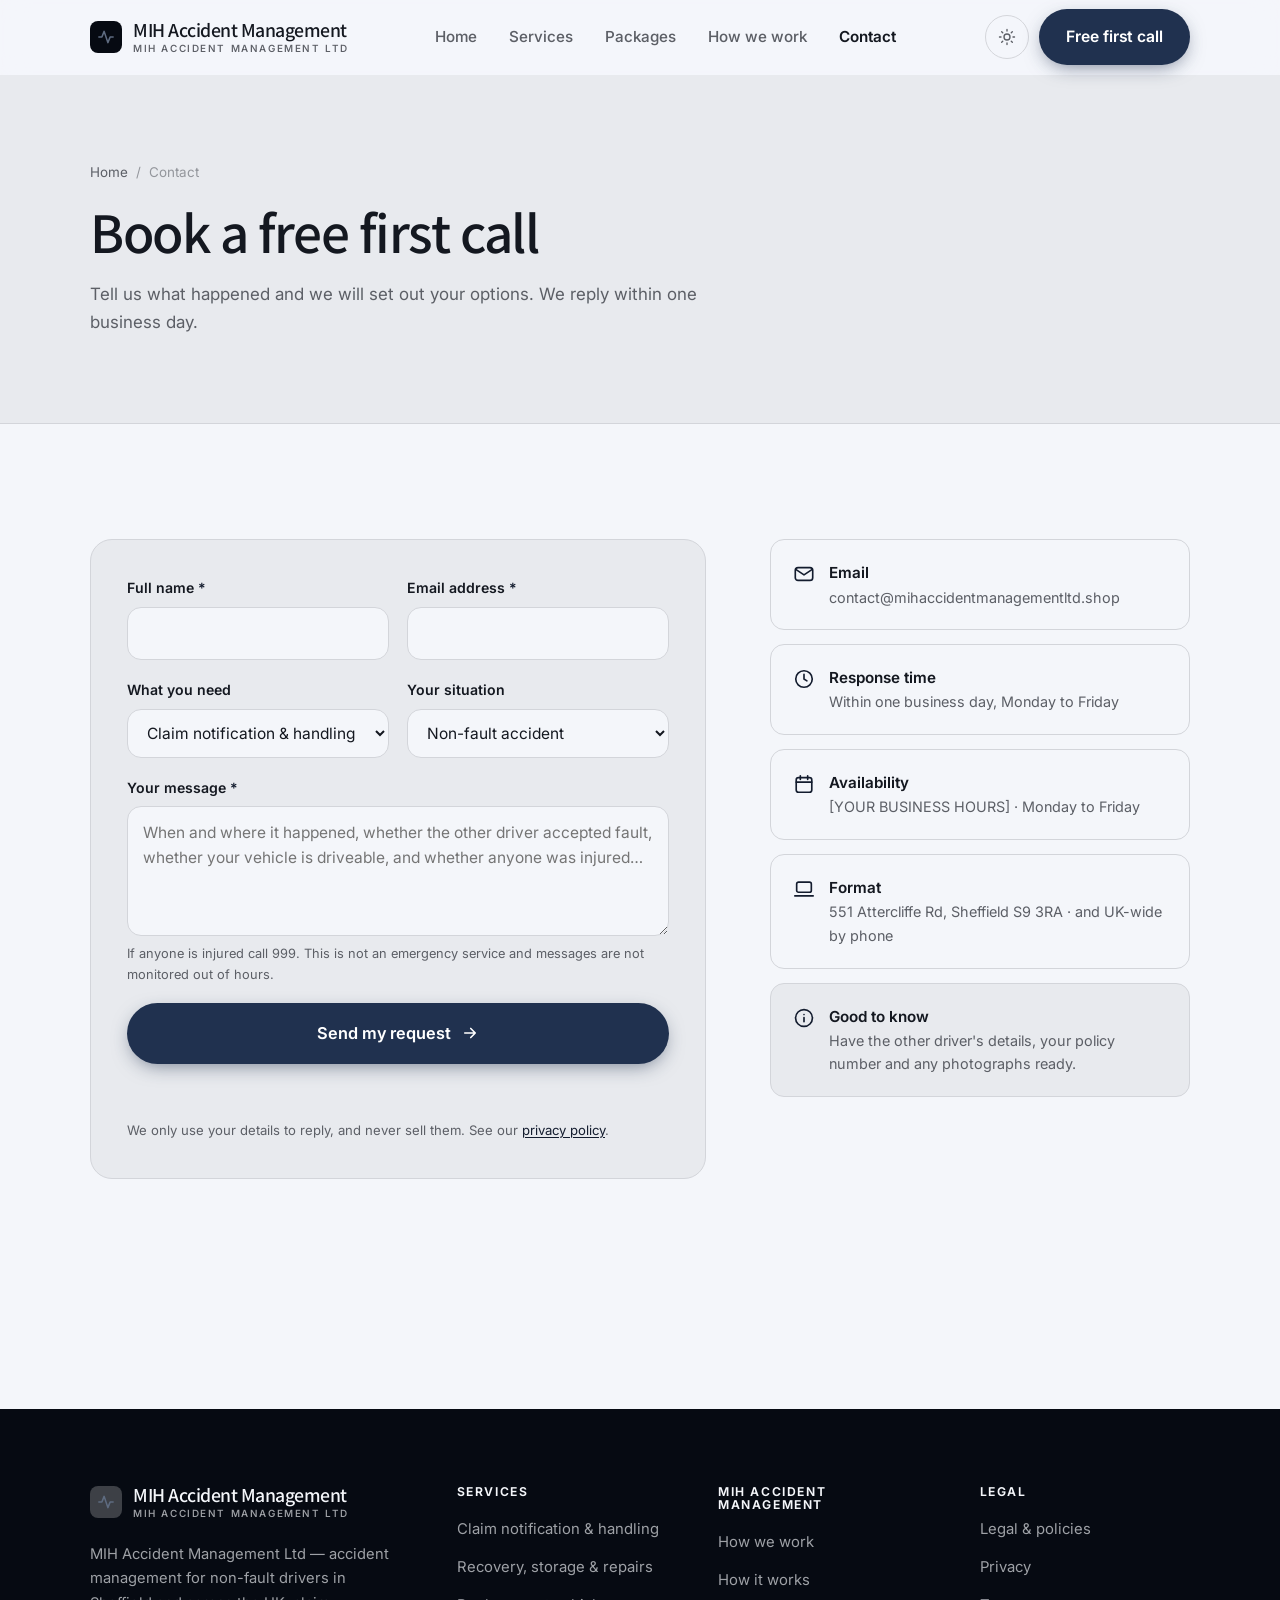
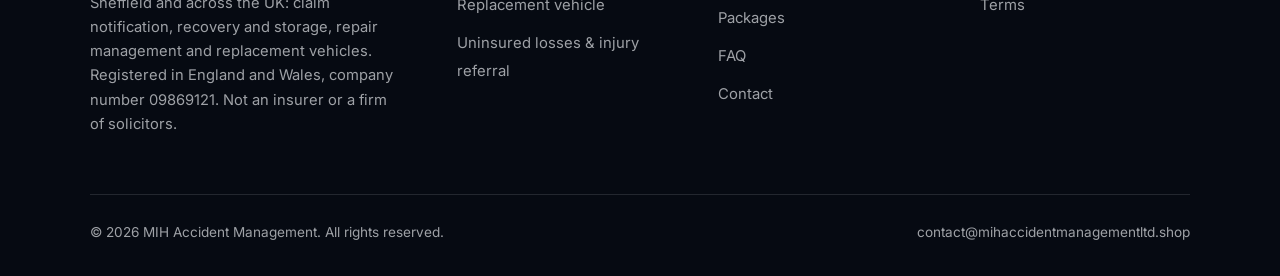
<file: contact.html>
<!DOCTYPE html>
<html lang="en" class="no-js">
<head>
<meta charset="utf-8">
<meta name="viewport" content="width=device-width, initial-scale=1">
<title>Contact — MIH Accident Management</title>
<meta name="description" content="Contact MIH Accident Management Ltd after a non-fault accident. We reply within one business day.">
<link rel="canonical" href="https://mihaccidentmanagementltd.shop/contact.html">

<meta property="og:type" content="website">
<meta property="og:url" content="https://mihaccidentmanagementltd.shop/contact.html">
<meta property="og:site_name" content="MIH Accident Management">
<meta property="og:locale" content="en_US">
<meta property="og:title" content="Contact — MIH Accident Management">
<meta property="og:description" content="Contact MIH Accident Management Ltd after a non-fault accident. We reply within one business day.">
<meta name="theme-color" content="#060a12">

<link rel="icon" href="assets/img/favicon.svg" type="image/svg+xml">
<link rel="preconnect" href="https://fonts.googleapis.com">
<link rel="preconnect" href="https://fonts.gstatic.com" crossorigin>
<link rel="stylesheet" href="https://fonts.googleapis.com/css2?family=Assistant:wght@400..700&family=Inter:wght@400..700&display=swap">
<link rel="stylesheet" href="assets/css/style.css">

<!-- Thème appliqué avant le premier rendu (évite le flash) -->
<script>
document.documentElement.classList.remove('no-js');
(function(){try{var t=localStorage.getItem('site-theme');if(t){document.documentElement.setAttribute('data-theme',t);}}catch(e){}})();
</script>
</head>

<body>
<a class="skip-link" href="#main">Skip to main content</a>

<header class="site-header">
  <nav class="wrap nav" aria-label="Main navigation">
    <a class="brand" href="index.html">
      <svg class="brand__mark" viewBox="0 0 64 64" aria-hidden="true">
        <rect class="bm-bg" width="64" height="64" rx="16"/>
        <g class="bm-ic" transform="translate(14 14) scale(1.5)" fill="none" stroke-width="2.1" stroke-linecap="round" stroke-linejoin="round"><path d="M2.5 12h4l3-7.5 5 15 3-7.5h4"/></g>
      </svg>
      <span>MIH Accident Management<span class="brand__sub">MIH Accident Management Ltd</span></span>
    </a>

    <ul class="nav__links" id="nav-links">
      <li><a href="index.html">Home</a></li>
      <li><a href="programs.html">Services</a></li>
      <li><a href="index.html#pricing">Packages</a></li>
      <li><a href="about.html">How we work</a></li>
      <li><a href="contact.html" aria-current="page">Contact</a></li>
      <li><a class="btn btn--primary" href="contact.html">Free first call</a></li>
    </ul>

    <div class="nav__cta">
      <button class="theme-toggle" type="button" aria-label="Switch to dark theme">
        <svg class="icon-sun" viewBox="0 0 24 24" fill="none" stroke="currentColor" stroke-width="1.8" stroke-linecap="round" aria-hidden="true"><circle cx="12" cy="12" r="4"/><path d="M12 2v2m0 16v2M2 12h2m16 0h2M4.9 4.9l1.4 1.4m11.4 11.4 1.4 1.4M19.1 4.9l-1.4 1.4M6.3 17.7l-1.4 1.4"/></svg>
        <svg class="icon-moon" viewBox="0 0 24 24" fill="none" stroke="currentColor" stroke-width="1.8" stroke-linecap="round" stroke-linejoin="round" aria-hidden="true"><path d="M21 12.8A9 9 0 1 1 11.2 3a7 7 0 0 0 9.8 9.8z"/></svg>
      </button>
      <a class="btn btn--primary" href="contact.html">Free first call</a>
      <button class="nav__toggle" type="button" aria-expanded="false" aria-controls="nav-links" aria-label="Open menu">
        <svg class="icon-open" viewBox="0 0 24 24" fill="none" stroke="currentColor" stroke-width="2" stroke-linecap="round" aria-hidden="true"><path d="M3 6h18M3 12h18M3 18h18"/></svg>
        <svg class="icon-close" viewBox="0 0 24 24" fill="none" stroke="currentColor" stroke-width="2" stroke-linecap="round" aria-hidden="true"><path d="M6 6l12 12M18 6L6 18"/></svg>
      </button>
    </div>
  </nav>
</header>

<main id="main">

<section class="page-head">
  <div class="wrap">
    <nav class="breadcrumb" aria-label="Breadcrumb">
      <a href="index.html">Home</a><span>/</span><span aria-current="page">Contact</span>
    </nav>
    <h1>Book a free first call</h1>
    <p>Tell us what happened and we will set out your options. We reply within one business day.</p>
  </div>
</section>

<section class="section wrap">
  <div class="form-layout">

    <!--
      FORM: the action attribute holds a placeholder id. Create a free form at
      https://formspree.io and replace VOTRE_ID_FORMSPREE. Until then, the button
      opens the visitor's email app with a pre-filled message to contact@mihaccidentmanagementltd.shop.
    -->
    <form class="form" id="contact-form" action="https://formspree.io/f/VOTRE_ID_FORMSPREE" method="POST"
          data-email="contact@mihaccidentmanagementltd.shop" data-subject="Accident enquiry"
          data-msg-mail="Your email app will open with the message ready to send." data-msg-sending="Sending…"
          data-msg-ok="Thanks! Your message is on its way. We reply within one business day." data-msg-err="Sending failed. Please email us directly at">
      <div class="form__row">
        <div class="field">
          <label for="nom">Full name <span class="req" aria-hidden="true">*</span></label>
          <input type="text" id="nom" name="nom" autocomplete="name" required>
        </div>
        <div class="field">
          <label for="email">Email address <span class="req" aria-hidden="true">*</span></label>
          <input type="email" id="email" name="email" autocomplete="email" required>
        </div>
      </div>

      <div class="form__row">
        <div class="field">
          <label for="programme">What you need</label>
          <select id="programme" name="programme">
            <option>Claim notification &amp; handling</option>
            <option>Recovery, storage &amp; repairs</option>
            <option>Replacement vehicle</option>
            <option>Uninsured losses &amp; injury referral</option>
            <option>Not sure yet</option>
          </select>
        </div>
        <div class="field">
          <label for="niveau">Your situation</label>
          <select id="niveau" name="niveau">
            <option>Non-fault accident</option>
            <option>Liability is disputed</option>
            <option>Vehicle not driveable</option>
            <option>Already claiming elsewhere</option>
          </select>
        </div>
      </div>

      <div class="field">
        <label for="message">Your message <span class="req" aria-hidden="true">*</span></label>
        <textarea id="message" name="message" required placeholder="When and where it happened, whether the other driver accepted fault, whether your vehicle is driveable, and whether anyone was injured…"></textarea>
        <span class="field__hint">If anyone is injured call 999. This is not an emergency service and messages are not monitored out of hours.</span>
      </div>

      <!-- Bot trap: hidden from humans -->
      <div class="visually-hidden" aria-hidden="true">
        <label for="site-web">Leave this field empty</label>
        <input type="text" id="site-web" name="_gotcha" tabindex="-1" autocomplete="off">
      </div>

      <button class="btn btn--primary btn--lg" type="submit">Send my request <svg viewBox="0 0 24 24" fill="none" stroke="currentColor" stroke-width="2.2" stroke-linecap="round" stroke-linejoin="round" aria-hidden="true"><path d="M5 12h14M13 6l6 6-6 6"/></svg></button>

      <p id="form-status" class="form__status" role="status" aria-live="polite"></p>

      <p class="form__note">
        We only use your details to reply, and never sell them. See our <a href="legal.html#privacy">privacy policy</a>.
      </p>
    </form>

    <aside class="contact-aside">
      <div class="contact-card">
        <svg viewBox="0 0 24 24" fill="none" stroke="currentColor" stroke-width="1.8" stroke-linecap="round" stroke-linejoin="round" aria-hidden="true"><rect x="2.5" y="5" width="19" height="14" rx="3"/><path d="M3 7l9 6 9-6"/></svg>
        <div><b>Email</b><a href="mailto:contact@mihaccidentmanagementltd.shop">contact@mihaccidentmanagementltd.shop</a></div>
      </div>
      <div class="contact-card">
        <svg viewBox="0 0 24 24" fill="none" stroke="currentColor" stroke-width="1.8" stroke-linecap="round" stroke-linejoin="round" aria-hidden="true"><circle cx="12" cy="12" r="9"/><path d="M12 7v5l3.2 2"/></svg>
        <div><b>Response time</b><span>Within one business day, Monday to Friday</span></div>
      </div>
      <div class="contact-card">
        <svg viewBox="0 0 24 24" fill="none" stroke="currentColor" stroke-width="1.8" stroke-linecap="round" stroke-linejoin="round" aria-hidden="true"><rect x="3.5" y="5" width="17" height="16" rx="2.5"/><path d="M8 3v4M16 3v4M3.5 10h17"/></svg>
        <div><b>Availability</b><span>[YOUR BUSINESS HOURS] · Monday to Friday</span></div>
      </div>
      <div class="contact-card">
        <svg viewBox="0 0 24 24" fill="none" stroke="currentColor" stroke-width="1.8" stroke-linecap="round" stroke-linejoin="round" aria-hidden="true"><rect x="4" y="4.5" width="16" height="11" rx="2"/><path d="M2 19.5h20"/></svg>
        <div><b>Format</b><span>551 Attercliffe Rd, Sheffield S9 3RA · and UK-wide by phone</span></div>
      </div>
      <div class="contact-card contact-card--soft">
        <svg viewBox="0 0 24 24" fill="none" stroke="currentColor" stroke-width="1.8" stroke-linecap="round" stroke-linejoin="round" aria-hidden="true"><circle cx="12" cy="12" r="9.2"/><path d="M12 16v-4.5M12 8.2v.1"/></svg>
        <div><b>Good to know</b><span>Have the other driver's details, your policy number and any photographs ready.</span></div>
      </div>
    </aside>

  </div>
</section>

</main>

<footer class="site-footer">
  <div class="wrap">
    <div class="footer__grid">
      <div class="footer__brand">
        <a class="brand" href="index.html">
          <svg class="brand__mark" viewBox="0 0 64 64" aria-hidden="true">
        <rect class="bm-bg" width="64" height="64" rx="16"/>
        <g class="bm-ic" transform="translate(14 14) scale(1.5)" fill="none" stroke-width="2.1" stroke-linecap="round" stroke-linejoin="round"><path d="M2.5 12h4l3-7.5 5 15 3-7.5h4"/></g>
      </svg>
          <span>MIH Accident Management<span class="brand__sub">MIH Accident Management Ltd</span></span>
        </a>
        <p>MIH Accident Management Ltd — accident management for non-fault drivers in Sheffield and across the UK: claim notification, recovery and storage, repair management and replacement vehicles. Registered in England and Wales, company number 09869121. Not an insurer or a firm of solicitors.</p>
      </div>

      <div class="footer__col">
        <h4>Services</h4>
        <ul>
          <li><a href="programs.html#notification">Claim notification &amp; handling</a></li>
          <li><a href="programs.html#recovery">Recovery, storage &amp; repairs</a></li>
          <li><a href="programs.html#hire">Replacement vehicle</a></li>
          <li><a href="programs.html#losses">Uninsured losses &amp; injury referral</a></li>
        </ul>
      </div>

      <div class="footer__col">
        <h4>MIH Accident Management</h4>
        <ul>
          <li><a href="about.html">How we work</a></li>
          <li><a href="index.html#how-it-works">How it works</a></li>
          <li><a href="index.html#pricing">Packages</a></li>
          <li><a href="index.html#faq">FAQ</a></li>
          <li><a href="contact.html">Contact</a></li>
        </ul>
      </div>

      <div class="footer__col">
        <h4>Legal</h4>
        <ul>
          <li><a href="legal.html">Legal &amp; policies</a></li>
          <li><a href="legal.html#privacy">Privacy</a></li>
          <li><a href="legal.html#terms">Terms</a></li>
        </ul>
      </div>
    </div>

    <div class="footer__bottom">
      <p>© <span data-year>2026</span> MIH Accident Management. All rights reserved.</p>
      <p><a href="mailto:contact@mihaccidentmanagementltd.shop">contact@mihaccidentmanagementltd.shop</a></p>
    </div>
  </div>
</footer>

<script src="assets/js/main.js" defer></script>
</body>
</html>
</file>
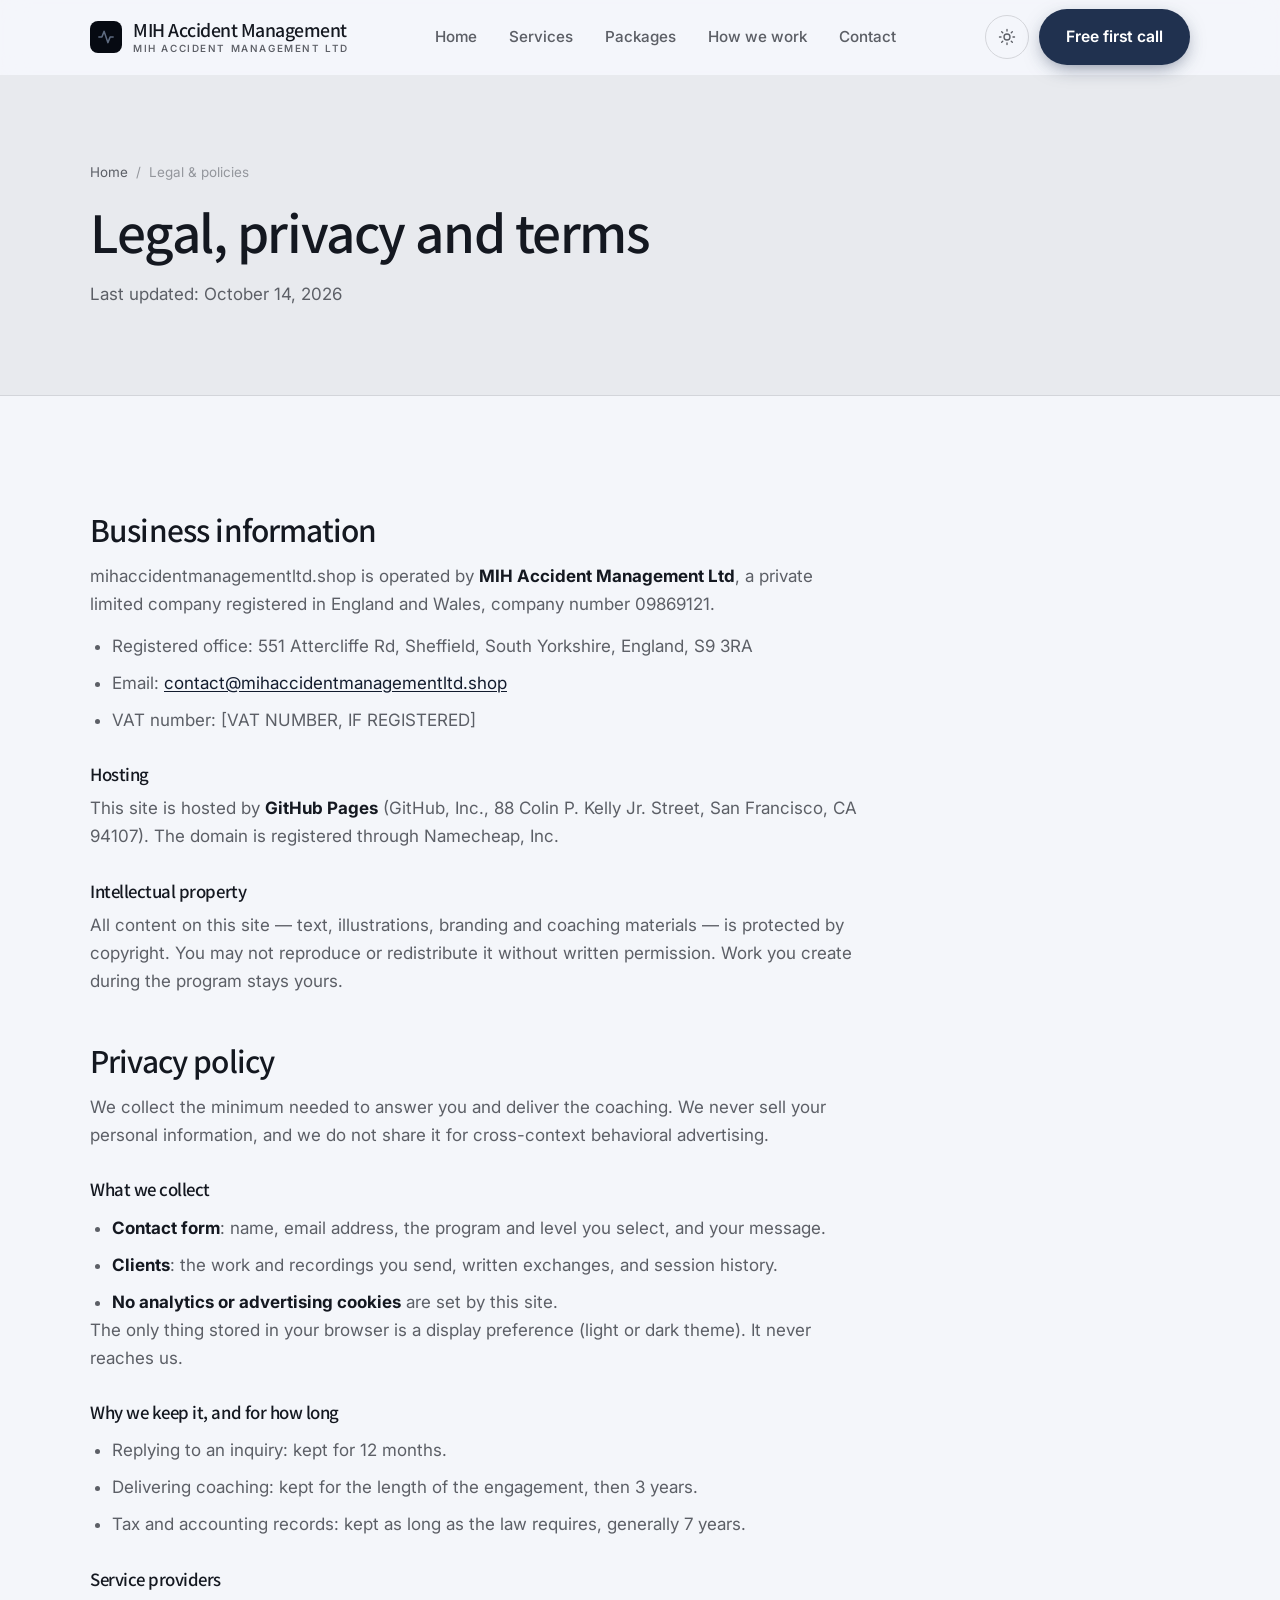
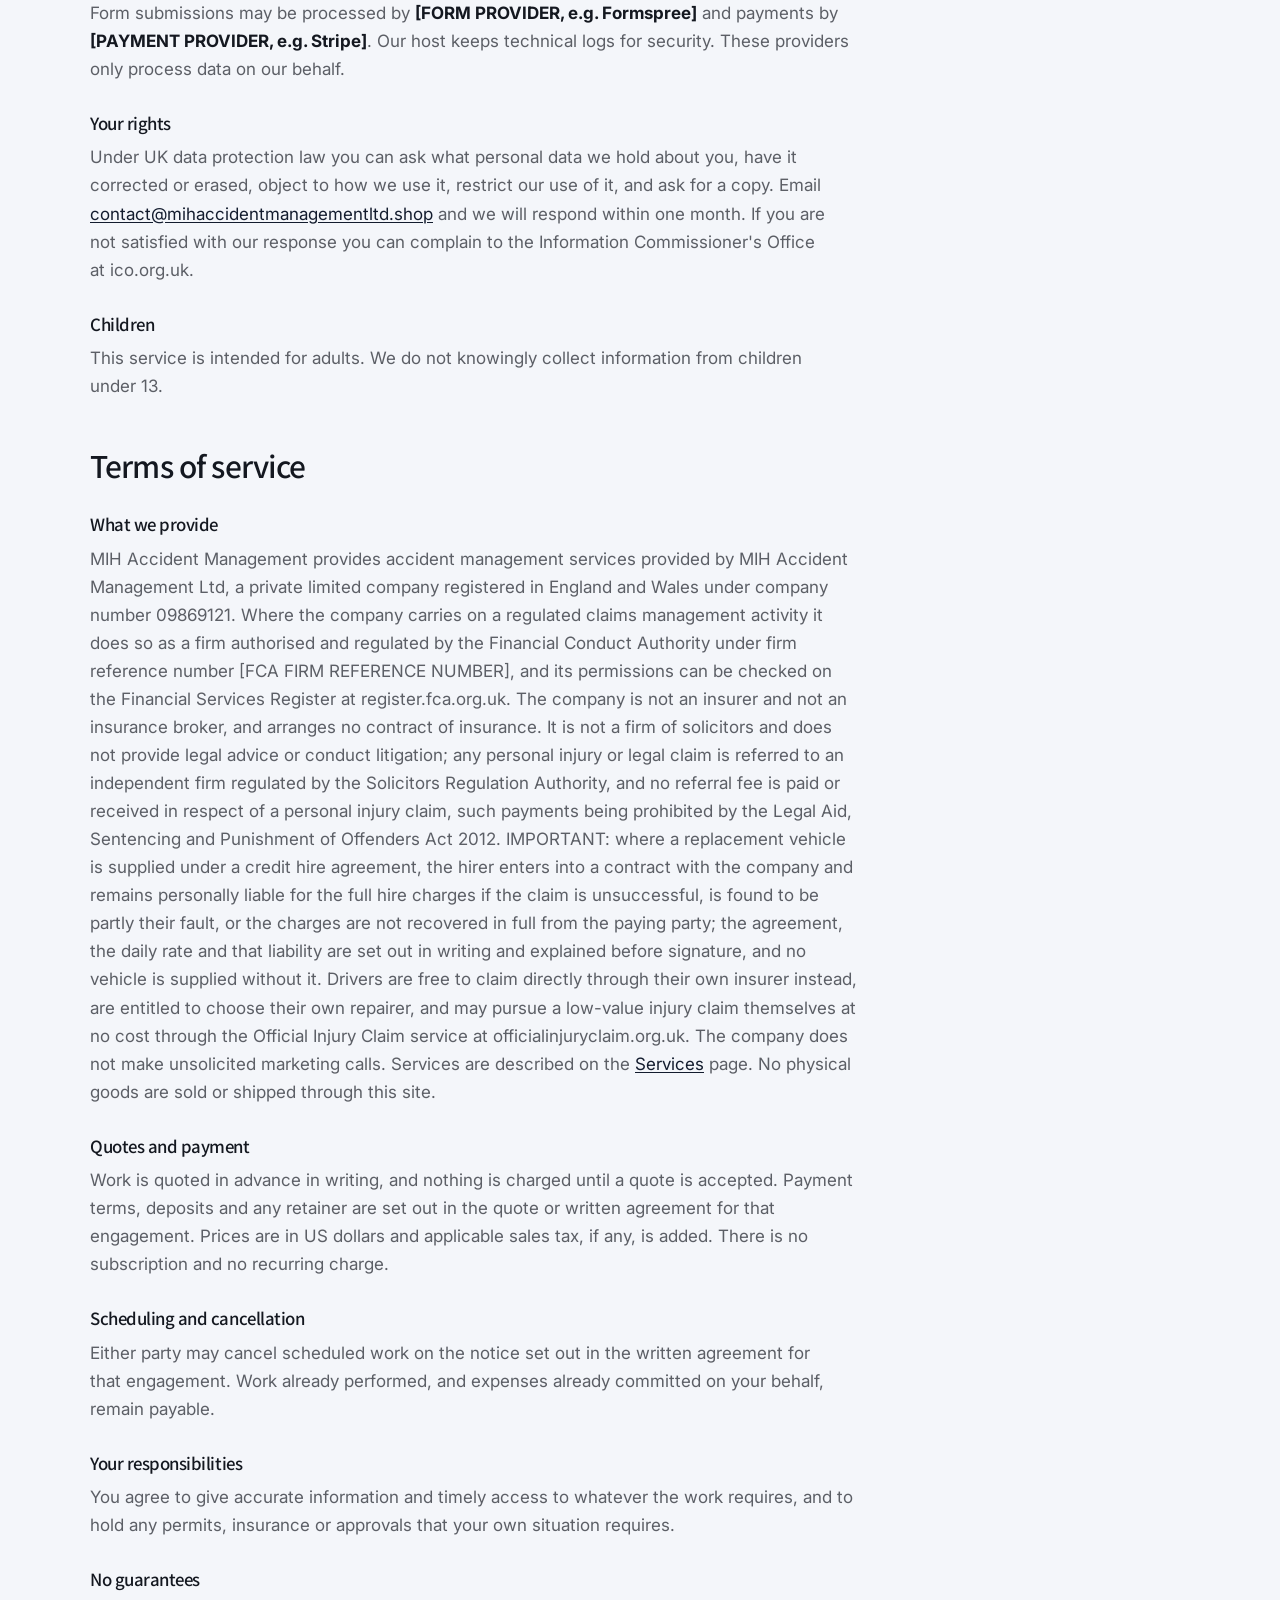
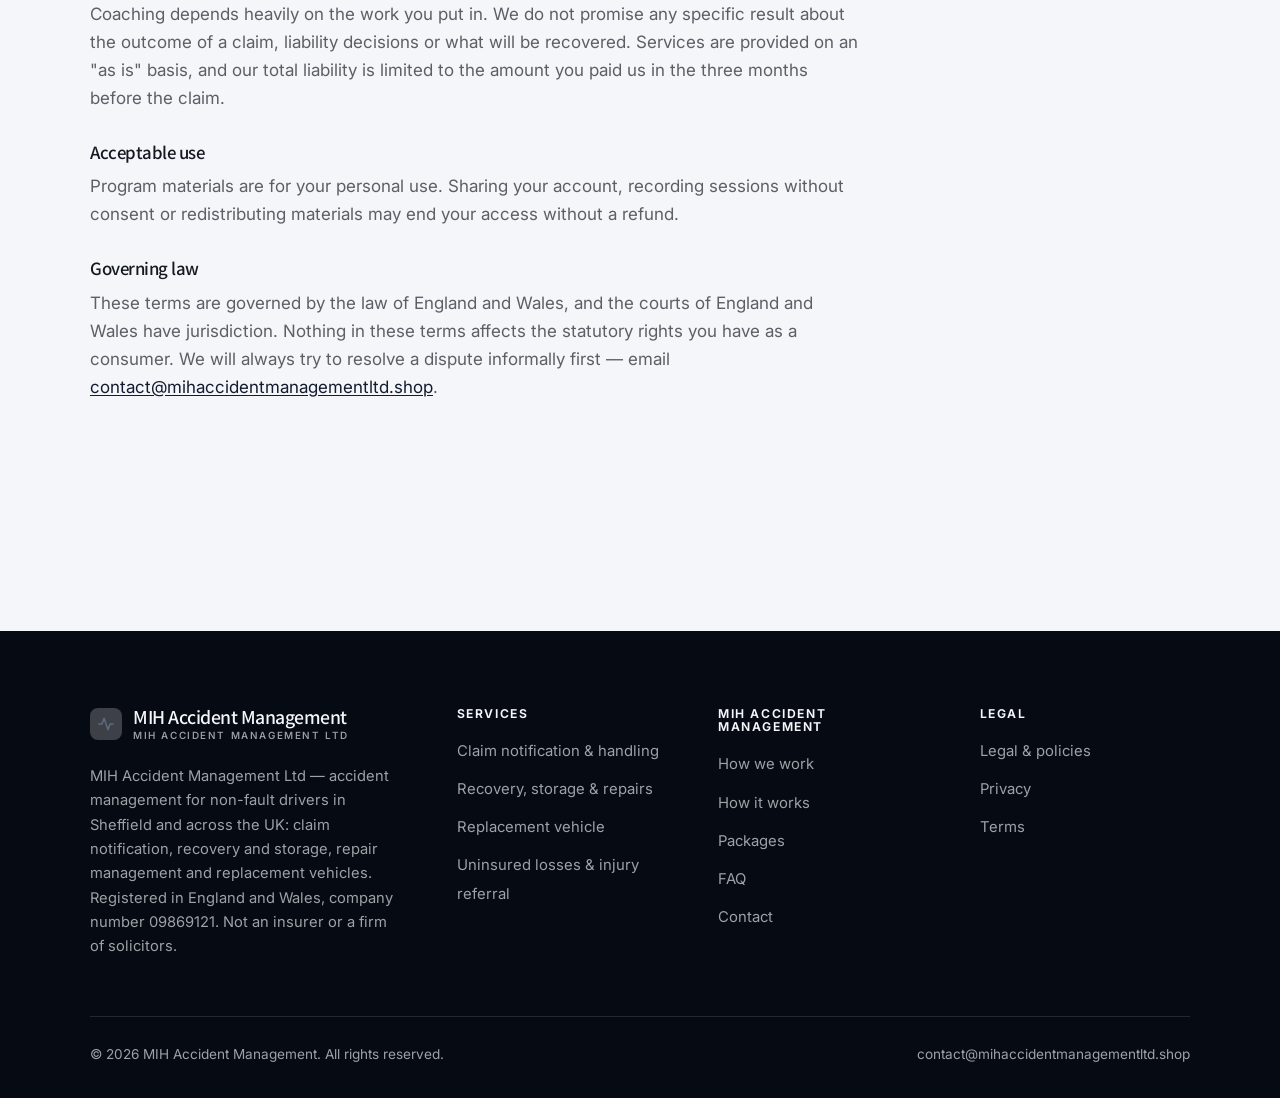
<file: legal.html>
<!DOCTYPE html>
<html lang="en" class="no-js">
<head>
<meta charset="utf-8">
<meta name="viewport" content="width=device-width, initial-scale=1">
<title>Legal, privacy and terms — MIH Accident Management</title>
<meta name="description" content="Business information, privacy policy and terms of service for MIH Accident Management.">
<meta name="robots" content="noindex">

<meta property="og:type" content="website">
<meta property="og:url" content="https://mihaccidentmanagementltd.shop/legal.html">
<meta property="og:site_name" content="MIH Accident Management">
<meta property="og:locale" content="en_US">
<meta property="og:title" content="Legal, privacy and terms — MIH Accident Management">
<meta property="og:description" content="Business information, privacy policy and terms of service for MIH Accident Management.">
<meta name="theme-color" content="#060a12">

<link rel="icon" href="assets/img/favicon.svg" type="image/svg+xml">
<link rel="preconnect" href="https://fonts.googleapis.com">
<link rel="preconnect" href="https://fonts.gstatic.com" crossorigin>
<link rel="stylesheet" href="https://fonts.googleapis.com/css2?family=Assistant:wght@400..700&family=Inter:wght@400..700&display=swap">
<link rel="stylesheet" href="assets/css/style.css">

<!-- Thème appliqué avant le premier rendu (évite le flash) -->
<script>
document.documentElement.classList.remove('no-js');
(function(){try{var t=localStorage.getItem('site-theme');if(t){document.documentElement.setAttribute('data-theme',t);}}catch(e){}})();
</script>
</head>

<body>
<a class="skip-link" href="#main">Skip to main content</a>

<header class="site-header">
  <nav class="wrap nav" aria-label="Main navigation">
    <a class="brand" href="index.html">
      <svg class="brand__mark" viewBox="0 0 64 64" aria-hidden="true">
        <rect class="bm-bg" width="64" height="64" rx="16"/>
        <g class="bm-ic" transform="translate(14 14) scale(1.5)" fill="none" stroke-width="2.1" stroke-linecap="round" stroke-linejoin="round"><path d="M2.5 12h4l3-7.5 5 15 3-7.5h4"/></g>
      </svg>
      <span>MIH Accident Management<span class="brand__sub">MIH Accident Management Ltd</span></span>
    </a>

    <ul class="nav__links" id="nav-links">
      <li><a href="index.html">Home</a></li>
      <li><a href="programs.html">Services</a></li>
      <li><a href="index.html#pricing">Packages</a></li>
      <li><a href="about.html">How we work</a></li>
      <li><a href="contact.html">Contact</a></li>
      <li><a class="btn btn--primary" href="contact.html">Free first call</a></li>
    </ul>

    <div class="nav__cta">
      <button class="theme-toggle" type="button" aria-label="Switch to dark theme">
        <svg class="icon-sun" viewBox="0 0 24 24" fill="none" stroke="currentColor" stroke-width="1.8" stroke-linecap="round" aria-hidden="true"><circle cx="12" cy="12" r="4"/><path d="M12 2v2m0 16v2M2 12h2m16 0h2M4.9 4.9l1.4 1.4m11.4 11.4 1.4 1.4M19.1 4.9l-1.4 1.4M6.3 17.7l-1.4 1.4"/></svg>
        <svg class="icon-moon" viewBox="0 0 24 24" fill="none" stroke="currentColor" stroke-width="1.8" stroke-linecap="round" stroke-linejoin="round" aria-hidden="true"><path d="M21 12.8A9 9 0 1 1 11.2 3a7 7 0 0 0 9.8 9.8z"/></svg>
      </button>
      <a class="btn btn--primary" href="contact.html">Free first call</a>
      <button class="nav__toggle" type="button" aria-expanded="false" aria-controls="nav-links" aria-label="Open menu">
        <svg class="icon-open" viewBox="0 0 24 24" fill="none" stroke="currentColor" stroke-width="2" stroke-linecap="round" aria-hidden="true"><path d="M3 6h18M3 12h18M3 18h18"/></svg>
        <svg class="icon-close" viewBox="0 0 24 24" fill="none" stroke="currentColor" stroke-width="2" stroke-linecap="round" aria-hidden="true"><path d="M6 6l12 12M18 6L6 18"/></svg>
      </button>
    </div>
  </nav>
</header>

<main id="main">

<section class="page-head">
  <div class="wrap">
    <nav class="breadcrumb" aria-label="Breadcrumb">
      <a href="index.html">Home</a><span>/</span><span aria-current="page">Legal &amp; policies</span>
    </nav>
    <h1>Legal, privacy and terms</h1>
    <p>Last updated: <time datetime="2026-10-14">October 14, 2026</time></p>
  </div>
</section>

<section class="section wrap">
  <div class="prose">

    <!--
      TO DO: this is a skeleton, not legal advice. Replace every [BRACKET] with
      your real details before selling, and have a lawyer review it if you can.
      Consumer protection rules differ by state.
    -->

    <h2 id="business">Business information</h2>
    <p>
      mihaccidentmanagementltd.shop is operated by <strong>MIH Accident Management Ltd</strong>, a private limited
      company registered in England and Wales, company number 09869121.
    </p>
    <ul>
      <li>Registered office: 551 Attercliffe Rd, Sheffield, South Yorkshire, England, S9 3RA</li>
      <li>Email: <a href="mailto:contact@mihaccidentmanagementltd.shop">contact@mihaccidentmanagementltd.shop</a></li>
      <li>VAT number: [VAT NUMBER, IF REGISTERED]</li>
    </ul>

    <h3>Hosting</h3>
    <p>
      This site is hosted by <strong>GitHub Pages</strong> (GitHub, Inc., 88 Colin P. Kelly Jr. Street,
      San Francisco, CA 94107). The domain is registered through Namecheap, Inc.
    </p>

    <h3>Intellectual property</h3>
    <p>
      All content on this site — text, illustrations, branding and coaching materials — is protected by
      copyright. You may not reproduce or redistribute it without written permission. Work you create during
      the program stays yours.
    </p>

    <h2 id="privacy">Privacy policy</h2>
    <p>
      We collect the minimum needed to answer you and deliver the coaching. We never sell your personal
      information, and we do not share it for cross-context behavioral advertising.
    </p>
    <h3>What we collect</h3>
    <ul>
      <li><strong>Contact form</strong>: name, email address, the program and level you select, and your message.</li>
      <li><strong>Clients</strong>: the work and recordings you send, written exchanges, and session history.</li>
      <li><strong>No analytics or advertising cookies</strong> are set by this site.</li>
    </ul>
    <p>
      The only thing stored in your browser is a display preference (light or dark theme). It never reaches us.
    </p>
    <h3>Why we keep it, and for how long</h3>
    <ul>
      <li>Replying to an inquiry: kept for 12 months.</li>
      <li>Delivering coaching: kept for the length of the engagement, then 3 years.</li>
      <li>Tax and accounting records: kept as long as the law requires, generally 7 years.</li>
    </ul>
    <h3>Service providers</h3>
    <p>
      Form submissions may be processed by <strong>[FORM PROVIDER, e.g. Formspree]</strong> and payments by
      <strong>[PAYMENT PROVIDER, e.g. Stripe]</strong>. Our host keeps technical logs for security. These
      providers only process data on our behalf.
    </p>
    <h3>Your rights</h3>
    <p>
      Under UK data protection law you can ask what personal data we hold about you, have it corrected or
      erased, object to how we use it, restrict our use of it, and ask for a copy. Email
      <a href="mailto:contact@mihaccidentmanagementltd.shop">contact@mihaccidentmanagementltd.shop</a> and we will respond within one month. If you are not satisfied with
      our response you can complain to the Information Commissioner's Office at ico.org.uk.
    </p>
    <h3>Children</h3>
    <p>
      This service is intended for adults. We do not knowingly collect information from children under 13.
    </p>

    <h2 id="terms">Terms of service</h2>
    <h3>What we provide</h3>
    <p>
      MIH Accident Management provides accident management services provided by MIH Accident Management Ltd, a private limited company registered in England and Wales under company number 09869121. Where the company carries on a regulated claims management activity it does so as a firm authorised and regulated by the Financial Conduct Authority under firm reference number [FCA FIRM REFERENCE NUMBER], and its permissions can be checked on the Financial Services Register at register.fca.org.uk. The company is not an insurer and not an insurance broker, and arranges no contract of insurance. It is not a firm of solicitors and does not provide legal advice or conduct litigation; any personal injury or legal claim is referred to an independent firm regulated by the Solicitors Regulation Authority, and no referral fee is paid or received in respect of a personal injury claim, such payments being prohibited by the Legal Aid, Sentencing and Punishment of Offenders Act 2012. IMPORTANT: where a replacement vehicle is supplied under a credit hire agreement, the hirer enters into a contract with the company and remains personally liable for the full hire charges if the claim is unsuccessful, is found to be partly their fault, or the charges are not recovered in full from the paying party; the agreement, the daily rate and that liability are set out in writing and explained before signature, and no vehicle is supplied without it. Drivers are free to claim directly through their own insurer instead, are entitled to choose their own repairer, and may pursue a low-value injury claim themselves at no cost through the Official Injury Claim service at officialinjuryclaim.org.uk. The company does not make unsolicited marketing calls. Services are described on the
      <a href="programs.html">Services</a> page. No physical goods are sold or shipped through this site.
    </p>
    <h3>Quotes and payment</h3>
    <p>
      Work is quoted in advance in writing, and nothing is charged until a quote is accepted. Payment terms,
      deposits and any retainer are set out in the quote or written agreement for that engagement. Prices are in
      US dollars and applicable sales tax, if any, is added. There is no subscription and no recurring charge.
    </p>
    <h3>Scheduling and cancellation</h3>
    <p>
      Either party may cancel scheduled work on the notice set out in the written agreement for that engagement.
      Work already performed, and expenses already committed on your behalf, remain payable.
    </p>
    <h3>Your responsibilities</h3>
    <p>
      You agree to give accurate information and timely access to whatever the work requires, and to hold any
      permits, insurance or approvals that your own situation requires.
    </p>

    <h3>No guarantees</h3>
    <p>
      Coaching depends heavily on the work you put in. We do not promise any specific result
      about the outcome of a claim, liability decisions or what will be recovered. Services are provided on an "as is" basis, and our total
      liability is limited to the amount you paid us in the three months before the claim.
    </p>
    <h3>Acceptable use</h3>
    <p>
      Program materials are for your personal use. Sharing your account, recording sessions without consent
      or redistributing materials may end your access without a refund.
    </p>
    <h3>Governing law</h3>
    <p>
      These terms are governed by the law of England and Wales, and the courts of England and Wales have
      jurisdiction. Nothing in these terms affects the statutory rights you have as a consumer. We will always
      try to resolve a dispute informally first — email <a href="mailto:contact@mihaccidentmanagementltd.shop">contact@mihaccidentmanagementltd.shop</a>.
    </p>

  </div>
</section>

</main>

<footer class="site-footer">
  <div class="wrap">
    <div class="footer__grid">
      <div class="footer__brand">
        <a class="brand" href="index.html">
          <svg class="brand__mark" viewBox="0 0 64 64" aria-hidden="true">
        <rect class="bm-bg" width="64" height="64" rx="16"/>
        <g class="bm-ic" transform="translate(14 14) scale(1.5)" fill="none" stroke-width="2.1" stroke-linecap="round" stroke-linejoin="round"><path d="M2.5 12h4l3-7.5 5 15 3-7.5h4"/></g>
      </svg>
          <span>MIH Accident Management<span class="brand__sub">MIH Accident Management Ltd</span></span>
        </a>
        <p>MIH Accident Management Ltd — accident management for non-fault drivers in Sheffield and across the UK: claim notification, recovery and storage, repair management and replacement vehicles. Registered in England and Wales, company number 09869121. Not an insurer or a firm of solicitors.</p>
      </div>

      <div class="footer__col">
        <h4>Services</h4>
        <ul>
          <li><a href="programs.html#notification">Claim notification &amp; handling</a></li>
          <li><a href="programs.html#recovery">Recovery, storage &amp; repairs</a></li>
          <li><a href="programs.html#hire">Replacement vehicle</a></li>
          <li><a href="programs.html#losses">Uninsured losses &amp; injury referral</a></li>
        </ul>
      </div>

      <div class="footer__col">
        <h4>MIH Accident Management</h4>
        <ul>
          <li><a href="about.html">How we work</a></li>
          <li><a href="index.html#how-it-works">How it works</a></li>
          <li><a href="index.html#pricing">Packages</a></li>
          <li><a href="index.html#faq">FAQ</a></li>
          <li><a href="contact.html">Contact</a></li>
        </ul>
      </div>

      <div class="footer__col">
        <h4>Legal</h4>
        <ul>
          <li><a href="legal.html">Legal &amp; policies</a></li>
          <li><a href="legal.html#privacy">Privacy</a></li>
          <li><a href="legal.html#terms">Terms</a></li>
        </ul>
      </div>
    </div>

    <div class="footer__bottom">
      <p>© <span data-year>2026</span> MIH Accident Management. All rights reserved.</p>
      <p><a href="mailto:contact@mihaccidentmanagementltd.shop">contact@mihaccidentmanagementltd.shop</a></p>
    </div>
  </div>
</footer>

<script src="assets/js/main.js" defer></script>
</body>
</html>
</file>
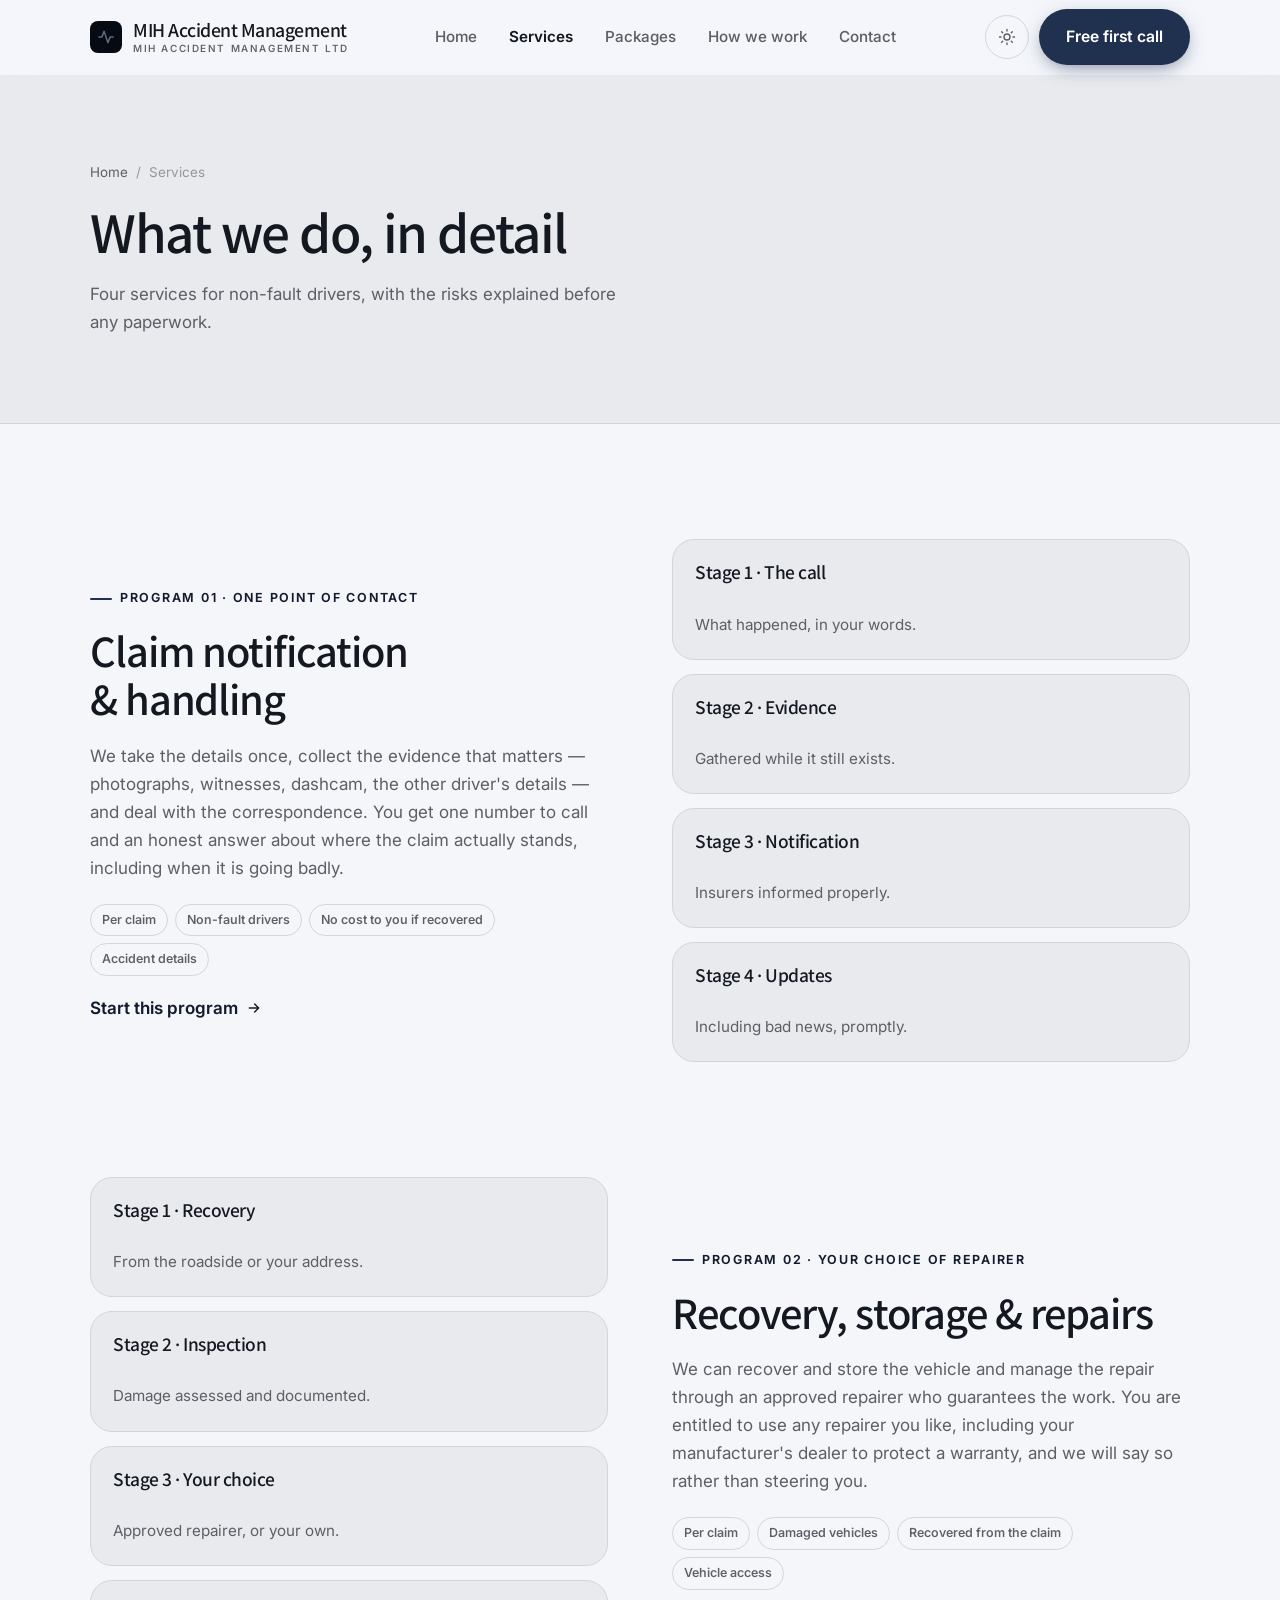
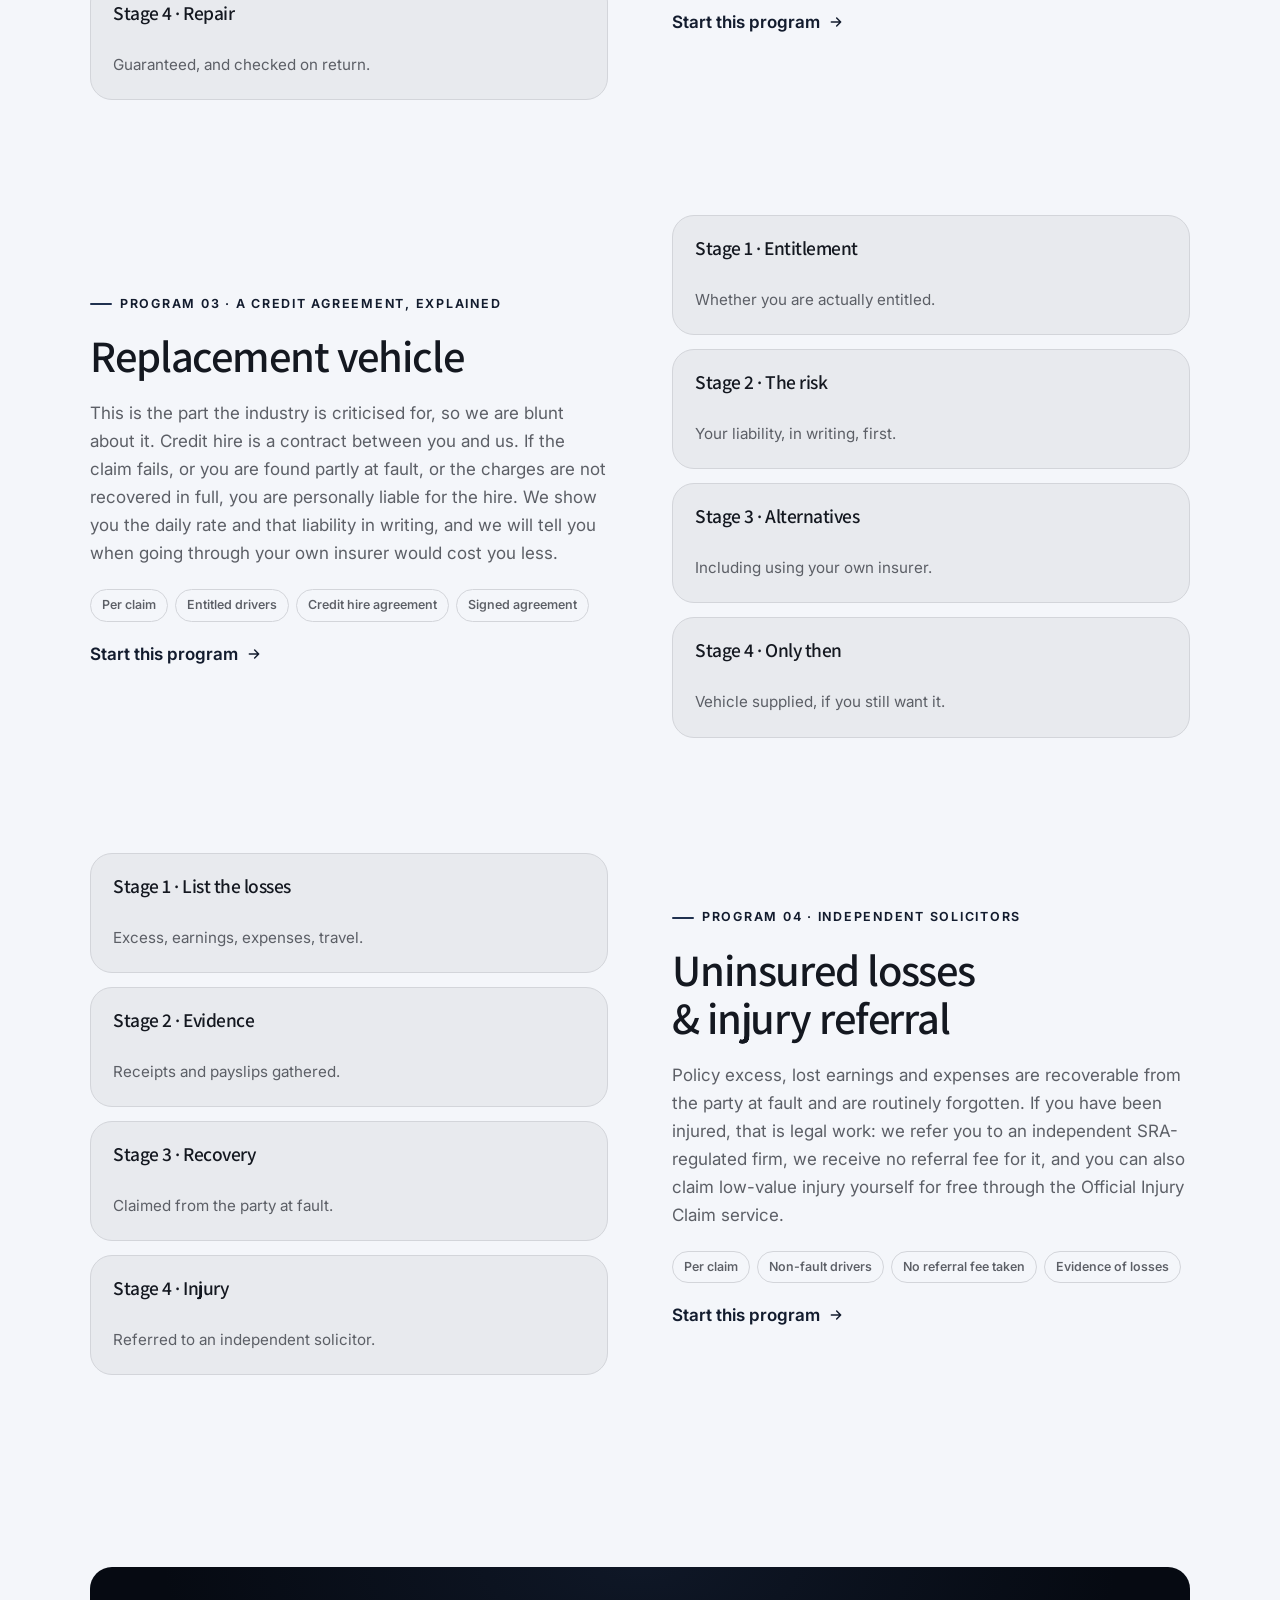
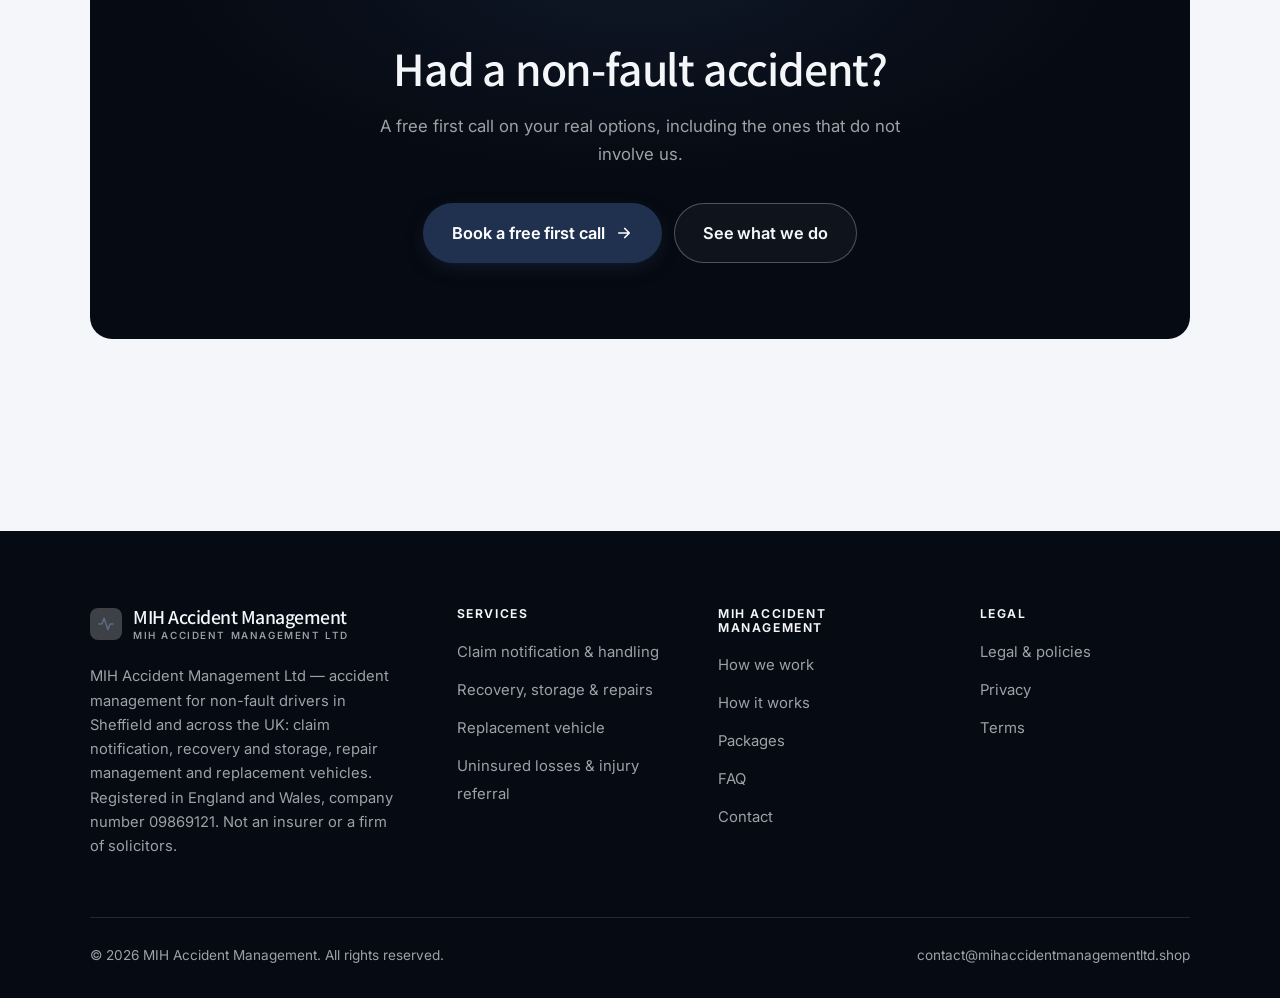
<file: programs.html>
<!DOCTYPE html>
<html lang="en" class="no-js">
<head>
<meta charset="utf-8">
<meta name="viewport" content="width=device-width, initial-scale=1">
<title>Services — MIH Accident Management</title>
<meta name="description" content="Services of MIH Accident Management Ltd: claim notification and handling, recovery, storage and repairs, replacement vehicles, and uninsured losses and injury referral.">
<link rel="canonical" href="https://mihaccidentmanagementltd.shop/programs.html">

<meta property="og:type" content="website">
<meta property="og:url" content="https://mihaccidentmanagementltd.shop/programs.html">
<meta property="og:site_name" content="MIH Accident Management">
<meta property="og:locale" content="en_US">
<meta property="og:title" content="Services — MIH Accident Management">
<meta property="og:description" content="Services of MIH Accident Management Ltd: claim notification and handling, recovery, storage and repairs, replacement vehicles, and uninsured losses and injury referral.">
<meta name="theme-color" content="#060a12">

<link rel="icon" href="assets/img/favicon.svg" type="image/svg+xml">
<link rel="preconnect" href="https://fonts.googleapis.com">
<link rel="preconnect" href="https://fonts.gstatic.com" crossorigin>
<link rel="stylesheet" href="https://fonts.googleapis.com/css2?family=Assistant:wght@400..700&family=Inter:wght@400..700&display=swap">
<link rel="stylesheet" href="assets/css/style.css">

<!-- Thème appliqué avant le premier rendu (évite le flash) -->
<script>
document.documentElement.classList.remove('no-js');
(function(){try{var t=localStorage.getItem('site-theme');if(t){document.documentElement.setAttribute('data-theme',t);}}catch(e){}})();
</script>
</head>

<body>
<a class="skip-link" href="#main">Skip to main content</a>

<header class="site-header">
  <nav class="wrap nav" aria-label="Main navigation">
    <a class="brand" href="index.html">
      <svg class="brand__mark" viewBox="0 0 64 64" aria-hidden="true">
        <rect class="bm-bg" width="64" height="64" rx="16"/>
        <g class="bm-ic" transform="translate(14 14) scale(1.5)" fill="none" stroke-width="2.1" stroke-linecap="round" stroke-linejoin="round"><path d="M2.5 12h4l3-7.5 5 15 3-7.5h4"/></g>
      </svg>
      <span>MIH Accident Management<span class="brand__sub">MIH Accident Management Ltd</span></span>
    </a>

    <ul class="nav__links" id="nav-links">
      <li><a href="index.html">Home</a></li>
      <li><a href="programs.html" aria-current="page">Services</a></li>
      <li><a href="index.html#pricing">Packages</a></li>
      <li><a href="about.html">How we work</a></li>
      <li><a href="contact.html">Contact</a></li>
      <li><a class="btn btn--primary" href="contact.html">Free first call</a></li>
    </ul>

    <div class="nav__cta">
      <button class="theme-toggle" type="button" aria-label="Switch to dark theme">
        <svg class="icon-sun" viewBox="0 0 24 24" fill="none" stroke="currentColor" stroke-width="1.8" stroke-linecap="round" aria-hidden="true"><circle cx="12" cy="12" r="4"/><path d="M12 2v2m0 16v2M2 12h2m16 0h2M4.9 4.9l1.4 1.4m11.4 11.4 1.4 1.4M19.1 4.9l-1.4 1.4M6.3 17.7l-1.4 1.4"/></svg>
        <svg class="icon-moon" viewBox="0 0 24 24" fill="none" stroke="currentColor" stroke-width="1.8" stroke-linecap="round" stroke-linejoin="round" aria-hidden="true"><path d="M21 12.8A9 9 0 1 1 11.2 3a7 7 0 0 0 9.8 9.8z"/></svg>
      </button>
      <a class="btn btn--primary" href="contact.html">Free first call</a>
      <button class="nav__toggle" type="button" aria-expanded="false" aria-controls="nav-links" aria-label="Open menu">
        <svg class="icon-open" viewBox="0 0 24 24" fill="none" stroke="currentColor" stroke-width="2" stroke-linecap="round" aria-hidden="true"><path d="M3 6h18M3 12h18M3 18h18"/></svg>
        <svg class="icon-close" viewBox="0 0 24 24" fill="none" stroke="currentColor" stroke-width="2" stroke-linecap="round" aria-hidden="true"><path d="M6 6l12 12M18 6L6 18"/></svg>
      </button>
    </div>
  </nav>
</header>

<main id="main">

<section class="page-head">
  <div class="wrap">
    <nav class="breadcrumb" aria-label="Breadcrumb">
      <a href="index.html">Home</a><span>/</span><span aria-current="page">Services</span>
    </nav>
    <h1>What we do, in detail</h1>
    <p>Four services for non-fault drivers, with the risks explained before any paperwork.</p>
  </div>
</section>

<section class="section wrap" id="notification">
  <div class="split reveal">
    <div>
      <span class="eyebrow">Program 01 · One point of contact</span>
      <h2>Claim notification &amp; handling</h2>
      <p>We take the details once, collect the evidence that matters — photographs, witnesses, dashcam, the other driver's details — and deal with the correspondence. You get one number to call and an honest answer about where the claim actually stands, including when it is going badly.</p>
      <ul class="tags"><li>Per claim</li><li>Non-fault drivers</li><li>No cost to you if recovered</li><li>Accident details</li></ul>
      <p><a class="arrow-link" href="contact.html">Start this program <svg viewBox="0 0 24 24" fill="none" stroke="currentColor" stroke-width="2.2" stroke-linecap="round" stroke-linejoin="round" aria-hidden="true"><path d="M5 12h14M13 6l6 6-6 6"/></svg></a></p>
    </div>
    <div class="grid grid--2 grid--tight">
      <article class="card card--sm">
        <h3>Stage 1 · The call</h3>
        <p>What happened, in your words.</p>
      </article>
      <article class="card card--sm">
        <h3>Stage 2 · Evidence</h3>
        <p>Gathered while it still exists.</p>
      </article>
      <article class="card card--sm">
        <h3>Stage 3 · Notification</h3>
        <p>Insurers informed properly.</p>
      </article>
      <article class="card card--sm">
        <h3>Stage 4 · Updates</h3>
        <p>Including bad news, promptly.</p>
      </article>
    </div>
  </div>
</section>

<section class="section section--flush wrap" id="recovery">
  <div class="split reveal">
    <div class="grid grid--2 grid--tight">
      <article class="card card--sm">
        <h3>Stage 1 · Recovery</h3>
        <p>From the roadside or your address.</p>
      </article>
      <article class="card card--sm">
        <h3>Stage 2 · Inspection</h3>
        <p>Damage assessed and documented.</p>
      </article>
      <article class="card card--sm">
        <h3>Stage 3 · Your choice</h3>
        <p>Approved repairer, or your own.</p>
      </article>
      <article class="card card--sm">
        <h3>Stage 4 · Repair</h3>
        <p>Guaranteed, and checked on return.</p>
      </article>
    </div>
    <div>
      <span class="eyebrow">Program 02 · Your choice of repairer</span>
      <h2>Recovery, storage &amp; repairs</h2>
      <p>We can recover and store the vehicle and manage the repair through an approved repairer who guarantees the work. You are entitled to use any repairer you like, including your manufacturer's dealer to protect a warranty, and we will say so rather than steering you.</p>
      <ul class="tags"><li>Per claim</li><li>Damaged vehicles</li><li>Recovered from the claim</li><li>Vehicle access</li></ul>
      <p><a class="arrow-link" href="contact.html">Start this program <svg viewBox="0 0 24 24" fill="none" stroke="currentColor" stroke-width="2.2" stroke-linecap="round" stroke-linejoin="round" aria-hidden="true"><path d="M5 12h14M13 6l6 6-6 6"/></svg></a></p>
    </div>
  </div>
</section>

<section class="section section--flush wrap" id="hire">
  <div class="split reveal">
    <div>
      <span class="eyebrow">Program 03 · A credit agreement, explained</span>
      <h2>Replacement vehicle</h2>
      <p>This is the part the industry is criticised for, so we are blunt about it. Credit hire is a contract between you and us. If the claim fails, or you are found partly at fault, or the charges are not recovered in full, you are personally liable for the hire. We show you the daily rate and that liability in writing, and we will tell you when going through your own insurer would cost you less.</p>
      <ul class="tags"><li>Per claim</li><li>Entitled drivers</li><li>Credit hire agreement</li><li>Signed agreement</li></ul>
      <p><a class="arrow-link" href="contact.html">Start this program <svg viewBox="0 0 24 24" fill="none" stroke="currentColor" stroke-width="2.2" stroke-linecap="round" stroke-linejoin="round" aria-hidden="true"><path d="M5 12h14M13 6l6 6-6 6"/></svg></a></p>
    </div>
    <div class="grid grid--2 grid--tight">
      <article class="card card--sm">
        <h3>Stage 1 · Entitlement</h3>
        <p>Whether you are actually entitled.</p>
      </article>
      <article class="card card--sm">
        <h3>Stage 2 · The risk</h3>
        <p>Your liability, in writing, first.</p>
      </article>
      <article class="card card--sm">
        <h3>Stage 3 · Alternatives</h3>
        <p>Including using your own insurer.</p>
      </article>
      <article class="card card--sm">
        <h3>Stage 4 · Only then</h3>
        <p>Vehicle supplied, if you still want it.</p>
      </article>
    </div>
  </div>
</section>

<section class="section section--flush wrap" id="losses">
  <div class="split reveal">
    <div class="grid grid--2 grid--tight">
      <article class="card card--sm">
        <h3>Stage 1 · List the losses</h3>
        <p>Excess, earnings, expenses, travel.</p>
      </article>
      <article class="card card--sm">
        <h3>Stage 2 · Evidence</h3>
        <p>Receipts and payslips gathered.</p>
      </article>
      <article class="card card--sm">
        <h3>Stage 3 · Recovery</h3>
        <p>Claimed from the party at fault.</p>
      </article>
      <article class="card card--sm">
        <h3>Stage 4 · Injury</h3>
        <p>Referred to an independent solicitor.</p>
      </article>
    </div>
    <div>
      <span class="eyebrow">Program 04 · Independent solicitors</span>
      <h2>Uninsured losses &amp; injury referral</h2>
      <p>Policy excess, lost earnings and expenses are recoverable from the party at fault and are routinely forgotten. If you have been injured, that is legal work: we refer you to an independent SRA-regulated firm, we receive no referral fee for it, and you can also claim low-value injury yourself for free through the Official Injury Claim service.</p>
      <ul class="tags"><li>Per claim</li><li>Non-fault drivers</li><li>No referral fee taken</li><li>Evidence of losses</li></ul>
      <p><a class="arrow-link" href="contact.html">Start this program <svg viewBox="0 0 24 24" fill="none" stroke="currentColor" stroke-width="2.2" stroke-linecap="round" stroke-linejoin="round" aria-hidden="true"><path d="M5 12h14M13 6l6 6-6 6"/></svg></a></p>
    </div>
  </div>
</section>

<section class="wrap section--tight">
  <div class="cta-band reveal">
    <h2>Had a non-fault accident?</h2>
    <p>A free first call on your real options, including the ones that do not involve us.</p>
    <div class="hero__actions">
      <a class="btn btn--primary btn--lg" href="contact.html">Book a free first call <svg viewBox="0 0 24 24" fill="none" stroke="currentColor" stroke-width="2.2" stroke-linecap="round" stroke-linejoin="round" aria-hidden="true"><path d="M5 12h14M13 6l6 6-6 6"/></svg></a>
      <a class="btn btn--on-dark btn--lg" href="programs.html">See what we do</a>
    </div>
  </div>
</section>

</main>

<footer class="site-footer">
  <div class="wrap">
    <div class="footer__grid">
      <div class="footer__brand">
        <a class="brand" href="index.html">
          <svg class="brand__mark" viewBox="0 0 64 64" aria-hidden="true">
        <rect class="bm-bg" width="64" height="64" rx="16"/>
        <g class="bm-ic" transform="translate(14 14) scale(1.5)" fill="none" stroke-width="2.1" stroke-linecap="round" stroke-linejoin="round"><path d="M2.5 12h4l3-7.5 5 15 3-7.5h4"/></g>
      </svg>
          <span>MIH Accident Management<span class="brand__sub">MIH Accident Management Ltd</span></span>
        </a>
        <p>MIH Accident Management Ltd — accident management for non-fault drivers in Sheffield and across the UK: claim notification, recovery and storage, repair management and replacement vehicles. Registered in England and Wales, company number 09869121. Not an insurer or a firm of solicitors.</p>
      </div>

      <div class="footer__col">
        <h4>Services</h4>
        <ul>
          <li><a href="programs.html#notification">Claim notification &amp; handling</a></li>
          <li><a href="programs.html#recovery">Recovery, storage &amp; repairs</a></li>
          <li><a href="programs.html#hire">Replacement vehicle</a></li>
          <li><a href="programs.html#losses">Uninsured losses &amp; injury referral</a></li>
        </ul>
      </div>

      <div class="footer__col">
        <h4>MIH Accident Management</h4>
        <ul>
          <li><a href="about.html">How we work</a></li>
          <li><a href="index.html#how-it-works">How it works</a></li>
          <li><a href="index.html#pricing">Packages</a></li>
          <li><a href="index.html#faq">FAQ</a></li>
          <li><a href="contact.html">Contact</a></li>
        </ul>
      </div>

      <div class="footer__col">
        <h4>Legal</h4>
        <ul>
          <li><a href="legal.html">Legal &amp; policies</a></li>
          <li><a href="legal.html#privacy">Privacy</a></li>
          <li><a href="legal.html#terms">Terms</a></li>
        </ul>
      </div>
    </div>

    <div class="footer__bottom">
      <p>© <span data-year>2026</span> MIH Accident Management. All rights reserved.</p>
      <p><a href="mailto:contact@mihaccidentmanagementltd.shop">contact@mihaccidentmanagementltd.shop</a></p>
    </div>
  </div>
</footer>

<script src="assets/js/main.js" defer></script>
</body>
</html>
</file>
<file: assets/css/style.css>
/* MIH Accident Management — couleurs et polices de la marque.
   Modifier ces valeurs suffit à changer l'identité visuelle de tout le site. */
:root {
  --c-accent:    #20314f;
  --c-on-accent: #ffffff;
  --c-ink:       #060a12;
  --c-paper:     #f4f6fa;

  --accent-ink-light: color-mix(in srgb, var(--c-accent) 58%, black);
  --accent-on-dark:   color-mix(in srgb, var(--c-accent) 72%, white);

  --font-display: "Assistant", system-ui, -apple-system, "Segoe UI", sans-serif;
  --font-body: "Inter", system-ui, -apple-system, "Segoe UI", sans-serif;
  --display-weight: 600;
  --display-tracking: -.025em;
}

/* ==========================================================================
   Feuille de style commune aux sites de coaching
   Les couleurs de marque (--c-accent, --c-on-accent, --c-ink, --c-paper) et
   les polices sont définies juste au-dessus, par site. Tout le reste en dérive.
   ========================================================================== */

/* --------------------------------------------------------------------------
   1. Tokens dérivés
   -------------------------------------------------------------------------- */

:root {
  /* Thème clair */
  --paper:      var(--c-paper);
  --paper-2:    color-mix(in srgb, var(--c-paper) 95%, var(--c-ink));
  --paper-3:    color-mix(in srgb, var(--c-paper) 89%, var(--c-ink));
  --line:       color-mix(in srgb, var(--c-paper) 86%, var(--c-ink));
  --text:       color-mix(in srgb, var(--c-ink) 94%, var(--c-paper));
  --muted:      color-mix(in srgb, var(--c-ink) 64%, var(--c-paper));
  --accent:     var(--c-accent);
  --accent-600: color-mix(in srgb, var(--c-accent) 86%, black);
  --accent-ink: var(--accent-ink-light);
  --on-accent:  var(--c-on-accent);
  --ink:        var(--c-ink);
  --ink-soft:   color-mix(in srgb, var(--c-ink) 90%, white);
  --on-ink:     var(--c-paper);
  --on-ink-mut: color-mix(in srgb, var(--c-paper) 64%, var(--c-ink));
  --brand-bg:   var(--c-ink);

  /* Rayons */
  --r-sm: 8px;
  --r-md: 14px;
  --r-lg: 22px;
  --r-full: 999px;

  /* Ombres */
  --sh-1: 0 1px 2px rgba(0, 0, 0, .05), 0 2px 8px rgba(0, 0, 0, .04);
  --sh-2: 0 2px 4px rgba(0, 0, 0, .05), 0 12px 32px rgba(0, 0, 0, .09);
  --sh-3: 0 4px 8px rgba(0, 0, 0, .06), 0 24px 56px rgba(0, 0, 0, .14);

  /* Rythme */
  --gutter: clamp(16px, 4vw, 40px);
  --maxw: 1180px;
  --section-y: clamp(64px, 9vw, 124px);

  --ease: cubic-bezier(.22, .61, .36, 1);
}

/* Thème sombre — suit le système, sauf si l'utilisateur a choisi « clair » */
@media (prefers-color-scheme: dark) {
  :root:not([data-theme="light"]) {
    --paper:      var(--c-ink);
    --paper-2:    color-mix(in srgb, var(--c-ink) 92%, white);
    --paper-3:    color-mix(in srgb, var(--c-ink) 86%, white);
    --line:       color-mix(in srgb, var(--c-ink) 80%, white);
    --text:       color-mix(in srgb, var(--c-paper) 94%, var(--c-ink));
    --muted:      color-mix(in srgb, var(--c-paper) 66%, var(--c-ink));
    --accent-ink: var(--accent-on-dark);
    --ink:        color-mix(in srgb, var(--c-ink) 72%, black);
    --brand-bg:   color-mix(in srgb, var(--c-ink) 80%, white);
    --sh-1: 0 1px 2px rgba(0, 0, 0, .4), 0 2px 8px rgba(0, 0, 0, .3);
    --sh-2: 0 2px 4px rgba(0, 0, 0, .4), 0 12px 32px rgba(0, 0, 0, .45);
    --sh-3: 0 4px 8px rgba(0, 0, 0, .45), 0 24px 56px rgba(0, 0, 0, .55);
  }
}

/* Thème sombre — choix explicite */
:root[data-theme="dark"] {
  --paper:      var(--c-ink);
  --paper-2:    color-mix(in srgb, var(--c-ink) 92%, white);
  --paper-3:    color-mix(in srgb, var(--c-ink) 86%, white);
  --line:       color-mix(in srgb, var(--c-ink) 80%, white);
  --text:       color-mix(in srgb, var(--c-paper) 94%, var(--c-ink));
  --muted:      color-mix(in srgb, var(--c-paper) 66%, var(--c-ink));
  --accent-ink: var(--accent-on-dark);
  --ink:        color-mix(in srgb, var(--c-ink) 72%, black);
  --brand-bg:   color-mix(in srgb, var(--c-ink) 80%, white);
  --sh-1: 0 1px 2px rgba(0, 0, 0, .4), 0 2px 8px rgba(0, 0, 0, .3);
  --sh-2: 0 2px 4px rgba(0, 0, 0, .4), 0 12px 32px rgba(0, 0, 0, .45);
  --sh-3: 0 4px 8px rgba(0, 0, 0, .45), 0 24px 56px rgba(0, 0, 0, .55);
}

/* --------------------------------------------------------------------------
   2. Reset / base
   -------------------------------------------------------------------------- */

*, *::before, *::after { box-sizing: border-box; }

* { margin: 0; }

html {
  -webkit-text-size-adjust: 100%;
  scroll-behavior: smooth;
  scroll-padding-top: 88px;
}

body {
  background: var(--paper);
  color: var(--text);
  font-family: var(--font-body);
  font-size: 17px;
  line-height: 1.65;
  -webkit-font-smoothing: antialiased;
  text-rendering: optimizeLegibility;
  overflow-x: hidden;
}

img, svg, video { display: block; max-width: 100%; height: auto; }

a { color: inherit; text-decoration: none; }

button, input, textarea, select { font: inherit; color: inherit; }

h1, h2, h3, h4 {
  font-family: var(--font-display);
  font-weight: var(--display-weight);
  line-height: 1.08;
  letter-spacing: var(--display-tracking);
  text-wrap: balance;
}

p { text-wrap: pretty; }

:focus-visible {
  outline: 3px solid var(--accent);
  outline-offset: 3px;
  border-radius: 4px;
}

::selection { background: var(--accent); color: var(--on-accent); }

/* --------------------------------------------------------------------------
   3. Utilitaires de mise en page
   -------------------------------------------------------------------------- */

.wrap {
  width: 100%;
  max-width: var(--maxw);
  margin-inline: auto;
  padding-inline: var(--gutter);
}

.section { padding-block: var(--section-y); }
.section--flush { padding-top: 0; }
.section--tight { padding-block: clamp(48px, 6vw, 80px); }

.skip-link {
  position: absolute;
  left: 12px;
  top: -100px;
  z-index: 200;
  background: var(--accent);
  color: var(--on-accent);
  padding: 12px 20px;
  border-radius: var(--r-sm);
  font-weight: 600;
  transition: top .2s var(--ease);
}
.skip-link:focus { top: 12px; }

.eyebrow {
  display: inline-flex;
  align-items: center;
  gap: 8px;
  font-size: .78rem;
  font-weight: 650;
  letter-spacing: .14em;
  text-transform: uppercase;
  color: var(--accent-ink);
  margin-bottom: 18px;
}
.eyebrow::before {
  content: "";
  width: 22px;
  height: 2px;
  background: var(--accent);
  border-radius: 2px;
}

.section-head { max-width: 62ch; margin-bottom: clamp(36px, 5vw, 60px); }
.section-head h2 { font-size: clamp(2rem, 4.4vw, 3.1rem); }
.section-head p {
  margin-top: 18px;
  color: var(--muted);
  font-size: clamp(1rem, 1.6vw, 1.12rem);
  max-width: 58ch;
}

.section-head--center { margin-inline: auto; text-align: center; }
.section-head--center .eyebrow { justify-content: center; }
.section-head--center p { margin-inline: auto; }

/* --------------------------------------------------------------------------
   4. Boutons
   -------------------------------------------------------------------------- */

.btn {
  display: inline-flex;
  align-items: center;
  justify-content: center;
  gap: 10px;
  padding: 14px 26px;
  border: 1px solid transparent;
  border-radius: var(--r-full);
  font-weight: 620;
  font-size: .98rem;
  letter-spacing: -.005em;
  cursor: pointer;
  white-space: nowrap;
  transition: transform .18s var(--ease), background-color .18s var(--ease),
              border-color .18s var(--ease), box-shadow .18s var(--ease), color .18s var(--ease);
}
.btn:hover { transform: translateY(-2px); }
.btn:active { transform: translateY(0); }

.btn--primary {
  background: var(--accent);
  color: var(--on-accent);
  box-shadow: 0 6px 20px -6px color-mix(in srgb, var(--c-accent) 65%, transparent);
}
.btn--primary:hover {
  background: var(--accent-600);
  box-shadow: 0 12px 28px -8px color-mix(in srgb, var(--c-accent) 70%, transparent);
}

.btn--ghost {
  border-color: var(--line);
  background: transparent;
  color: var(--text);
}
.btn--ghost:hover { border-color: var(--accent); color: var(--accent-ink); }

.btn--on-dark {
  border-color: color-mix(in srgb, var(--c-paper) 28%, transparent);
  color: var(--on-ink);
  background: color-mix(in srgb, var(--c-paper) 4%, transparent);
}
.btn--on-dark:hover {
  border-color: color-mix(in srgb, var(--c-paper) 60%, transparent);
  background: color-mix(in srgb, var(--c-paper) 10%, transparent);
}

.btn--lg { padding: 16px 28px; font-size: 1.02rem; }
.btn--block { width: 100%; }

.btn svg { width: 18px; height: 18px; flex: none; }

@media (max-width: 420px) {
  .btn--lg { padding: 15px 22px; font-size: 1rem; white-space: normal; text-align: center; }
}

/* Lien fléché */
.arrow-link {
  display: inline-flex;
  align-items: center;
  gap: 8px;
  font-weight: 620;
  color: var(--accent-ink);
}
.arrow-link svg { width: 16px; height: 16px; transition: transform .18s var(--ease); }
.arrow-link:hover svg { transform: translateX(4px); }

/* --------------------------------------------------------------------------
   5. En-tête / navigation
   -------------------------------------------------------------------------- */

.site-header {
  position: sticky;
  top: 0;
  z-index: 100;
  background: color-mix(in srgb, var(--paper) 82%, transparent);
  backdrop-filter: saturate(180%) blur(14px);
  -webkit-backdrop-filter: saturate(180%) blur(14px);
  border-bottom: 1px solid transparent;
  transition: border-color .25s var(--ease), background-color .25s var(--ease);
}
.site-header.is-stuck {
  border-bottom-color: var(--line);
  background: color-mix(in srgb, var(--paper) 94%, transparent);
}

.nav {
  display: flex;
  align-items: center;
  justify-content: space-between;
  gap: 24px;
  height: 74px;
}

.brand {
  display: inline-flex;
  align-items: center;
  gap: 11px;
  font-family: var(--font-display);
  font-weight: var(--display-weight);
  font-size: 1.24rem;
  letter-spacing: var(--display-tracking);
  flex: none;
  line-height: 1.1;
}
.brand__mark { width: 32px; height: 32px; flex: none; }
.brand__mark .bm-bg { fill: var(--brand-bg); }
.brand__mark .bm-ic { stroke: var(--accent-on-dark); color: var(--accent-on-dark); }
.brand__sub {
  display: block;
  font-family: var(--font-body);
  font-size: .62rem;
  font-weight: 550;
  letter-spacing: .16em;
  text-transform: uppercase;
  color: var(--muted);
  margin-top: 1px;
}

.nav__links {
  display: flex;
  align-items: center;
  gap: 4px;
  list-style: none;
  padding: 0;
}
.nav__links a {
  display: block;
  padding: 9px 14px;
  border-radius: var(--r-full);
  font-size: .95rem;
  font-weight: 520;
  color: var(--muted);
  transition: color .16s var(--ease), background-color .16s var(--ease);
}
.nav__links a:hover { color: var(--text); background: var(--paper-2); }
.nav__links a[aria-current="page"] { color: var(--text); font-weight: 620; }
.nav__links .btn { display: none; }

.nav__cta { display: flex; align-items: center; gap: 10px; flex: none; }

.nav__toggle {
  display: none;
  width: 44px;
  height: 44px;
  align-items: center;
  justify-content: center;
  background: transparent;
  border: 1px solid var(--line);
  border-radius: var(--r-full);
  cursor: pointer;
}
.nav__toggle svg { width: 20px; height: 20px; }
.nav__toggle .icon-close { display: none; }
.nav__toggle[aria-expanded="true"] .icon-open { display: none; }
.nav__toggle[aria-expanded="true"] .icon-close { display: block; }

@media (max-width: 900px) {
  .nav__links, .nav__cta .btn { display: none; }
  .nav__toggle { display: inline-flex; }

  .nav__links {
    position: fixed;
    inset: 74px 0 auto;
    flex-direction: column;
    align-items: stretch;
    gap: 2px;
    padding: 20px var(--gutter) 32px;
    background: var(--paper);
    border-bottom: 1px solid var(--line);
    box-shadow: var(--sh-2);
  }
  .nav__links.is-open { display: flex; }
  .nav__links a { padding: 14px 4px; font-size: 1.1rem; border-radius: var(--r-sm); }
  .nav__links a.btn { display: inline-flex; margin-top: 14px; padding: 14px 26px; color: var(--on-accent); }
}

@media (max-width: 380px) {
  .brand__sub { display: none; }
}

/* Bouton de thème */
.theme-toggle {
  width: 44px;
  height: 44px;
  display: inline-flex;
  align-items: center;
  justify-content: center;
  background: transparent;
  border: 1px solid var(--line);
  border-radius: var(--r-full);
  cursor: pointer;
  color: var(--muted);
  transition: color .16s var(--ease), border-color .16s var(--ease);
}
.theme-toggle:hover { color: var(--text); border-color: var(--accent); }
.theme-toggle svg { width: 18px; height: 18px; }
.theme-toggle .icon-moon { display: none; }
:root[data-theme="dark"] .theme-toggle .icon-sun { display: none; }
:root[data-theme="dark"] .theme-toggle .icon-moon { display: block; }
@media (prefers-color-scheme: dark) {
  :root:not([data-theme="light"]) .theme-toggle .icon-sun { display: none; }
  :root:not([data-theme="light"]) .theme-toggle .icon-moon { display: block; }
}

/* --------------------------------------------------------------------------
   6. Hero
   -------------------------------------------------------------------------- */

.hero {
  position: relative;
  background: var(--ink);
  color: var(--on-ink);
  overflow: hidden;
  isolation: isolate;
}

/* Halo de couleur + grain léger */
.hero::before {
  content: "";
  position: absolute;
  inset: -30% -10% auto;
  height: 130%;
  background:
    radial-gradient(60% 55% at 78% 18%, color-mix(in srgb, var(--c-accent) 34%, transparent), transparent 62%),
    radial-gradient(48% 44% at 12% 88%, color-mix(in srgb, var(--c-accent) 16%, transparent), transparent 66%);
  z-index: -2;
  pointer-events: none;
}
.hero::after {
  content: "";
  position: absolute;
  inset: 0;
  background-image: url("data:image/svg+xml,%3Csvg xmlns='http://www.w3.org/2000/svg' width='160' height='160'%3E%3Cfilter id='n'%3E%3CfeTurbulence type='fractalNoise' baseFrequency='.85' numOctaves='3'/%3E%3C/filter%3E%3Crect width='160' height='160' filter='url(%23n)' opacity='.28'/%3E%3C/svg%3E");
  opacity: .45;
  mix-blend-mode: overlay;
  z-index: -1;
  pointer-events: none;
}

.hero__inner {
  display: grid;
  grid-template-columns: minmax(0, 1.05fr) minmax(0, .95fr);
  align-items: center;
  gap: clamp(32px, 5vw, 72px);
  padding-block: clamp(56px, 8vw, 110px);
}

.hero h1 {
  font-size: clamp(2.5rem, 6vw, 4.6rem);
  letter-spacing: calc(var(--display-tracking) * 1.4);
}
.hero h1 em {
  font-style: normal;
  color: var(--accent-on-dark);
  text-decoration: underline;
  text-decoration-color: color-mix(in srgb, var(--c-accent) 45%, transparent);
  text-decoration-thickness: .1em;
  text-underline-offset: .14em;
  text-decoration-skip-ink: none;
}

.hero__lede {
  margin-top: 22px;
  font-size: clamp(1.04rem, 1.9vw, 1.2rem);
  color: var(--on-ink-mut);
  max-width: 50ch;
}

.hero__actions {
  display: flex;
  flex-wrap: wrap;
  gap: 12px;
  margin-top: 34px;
}

.hero__eyebrow { color: var(--accent-on-dark); }
.hero__eyebrow::before { background: var(--accent-on-dark); }

/* Faits sur l'offre */
.hero__proof {
  display: grid;
  grid-template-columns: repeat(4, minmax(0, 1fr));
  gap: clamp(18px, 3vw, 32px);
  margin-top: 44px;
  padding: 26px 0 0;
  border-top: 1px solid color-mix(in srgb, var(--c-paper) 14%, transparent);
  list-style: none;
}
.stat__num {
  display: block;
  font-family: var(--font-display);
  font-size: clamp(1.5rem, 2.6vw, 2.05rem);
  font-weight: var(--display-weight);
  line-height: 1;
  letter-spacing: var(--display-tracking);
  white-space: nowrap;
}
.stat__label {
  display: block;
  margin-top: 7px;
  font-size: .82rem;
  line-height: 1.4;
  color: var(--on-ink-mut);
}

.hero__art svg { width: 100%; height: auto; border-radius: var(--r-lg); box-shadow: var(--sh-3); }

@media (max-width: 880px) {
  .hero__inner { grid-template-columns: 1fr; }
  .hero__art { order: -1; max-width: 560px; }
}
@media (max-width: 540px) {
  .hero__proof { grid-template-columns: repeat(2, minmax(0, 1fr)); }
}

/* --------------------------------------------------------------------------
   7. Bandeau défilant
   -------------------------------------------------------------------------- */

.marquee {
  background: var(--ink-soft);
  color: var(--on-ink-mut);
  border-top: 1px solid color-mix(in srgb, var(--c-paper) 8%, transparent);
  padding-block: 18px;
  overflow: hidden;
  white-space: nowrap;
  mask-image: linear-gradient(90deg, transparent, #000 8%, #000 92%, transparent);
  -webkit-mask-image: linear-gradient(90deg, transparent, #000 8%, #000 92%, transparent);
}
.marquee__track {
  display: inline-flex;
  gap: 42px;
  align-items: center;
  animation: marquee 38s linear infinite;
  font-size: .86rem;
  letter-spacing: .12em;
  text-transform: uppercase;
  font-weight: 560;
}
.marquee__track span { display: inline-flex; align-items: center; gap: 42px; }
.marquee__track span::after {
  content: "";
  width: 5px; height: 5px;
  border-radius: 50%;
  background: var(--accent);
  opacity: .8;
}
@keyframes marquee { to { transform: translateX(-50%); } }

/* --------------------------------------------------------------------------
   8. Grilles de cartes
   -------------------------------------------------------------------------- */

.grid {
  display: grid;
  gap: clamp(16px, 2.2vw, 26px);
}
.grid--2 { grid-template-columns: repeat(auto-fit, minmax(min(100%, 260px), 1fr)); }
.grid--3 { grid-template-columns: repeat(auto-fit, minmax(min(100%, 270px), 1fr)); }
.grid--4 { grid-template-columns: repeat(auto-fit, minmax(min(100%, 230px), 1fr)); }
.grid--tight { gap: 14px; }

.card {
  position: relative;
  display: flex;
  flex-direction: column;
  padding: 28px;
  background: var(--paper-2);
  border: 1px solid var(--line);
  border-radius: var(--r-lg);
  transition: transform .22s var(--ease), box-shadow .22s var(--ease), border-color .22s var(--ease);
}
a.card:hover, .card--lift:hover {
  transform: translateY(-5px);
  box-shadow: var(--sh-2);
  border-color: color-mix(in srgb, var(--c-accent) 45%, var(--line));
}
.card--sm { padding: 22px; }
.card--sm h3 { font-size: 1rem; }
.card__icon {
  width: 52px;
  height: 52px;
  display: grid;
  place-items: center;
  border-radius: var(--r-md);
  background: color-mix(in srgb, var(--c-accent) 15%, transparent);
  color: var(--accent-ink);
  margin-bottom: 20px;
}
.card__icon svg { width: 26px; height: 26px; }
.card h3 { font-size: 1.22rem; margin-bottom: 10px; }
.card p { color: var(--muted); font-size: .95rem; }
.card .arrow-link { margin-top: auto; padding-top: 18px; font-size: .92rem; }

.tags {
  list-style: none;
  padding: 0;
  margin: 18px 0 0;
  display: flex;
  flex-wrap: wrap;
  gap: 7px;
}
.tags li {
  font-size: .78rem;
  font-weight: 560;
  padding: 5px 11px;
  border-radius: var(--r-full);
  background: var(--paper);
  border: 1px solid var(--line);
  color: var(--muted);
}

/* --------------------------------------------------------------------------
   9. Méthode (étapes)
   -------------------------------------------------------------------------- */

.steps { counter-reset: step; }
.step {
  position: relative;
  padding: 30px 26px 26px;
  background: var(--paper);
  border: 1px solid var(--line);
  border-radius: var(--r-lg);
}
.step::before {
  counter-increment: step;
  content: "0" counter(step);
  display: block;
  font-family: var(--font-display);
  font-size: 2.6rem;
  font-weight: var(--display-weight);
  line-height: 1;
  letter-spacing: var(--display-tracking);
  color: color-mix(in srgb, var(--c-accent) 55%, var(--paper));
  margin-bottom: 16px;
}
.step h3 { font-size: 1.12rem; margin-bottom: 9px; }
.step p { color: var(--muted); font-size: .93rem; }

/* --------------------------------------------------------------------------
   10. Tarifs
   -------------------------------------------------------------------------- */

.plans { align-items: start; }

.plan {
  display: flex;
  flex-direction: column;
  padding: 32px 28px;
  background: var(--paper);
  border: 1px solid var(--line);
  border-radius: var(--r-lg);
  height: 100%;
  position: relative;
}
.plan--featured {
  background: var(--ink);
  color: var(--on-ink);
  border-color: var(--ink);
  box-shadow: var(--sh-3);
}
.plan--featured .plan__desc,
.plan--featured .plan__period,
.plan--featured .plan__features li { color: var(--on-ink-mut); }
.plan--featured .plan__features li::before { color: var(--accent-on-dark); }

.plan__tag {
  position: absolute;
  top: 18px;
  right: 18px;
  font-size: .7rem;
  font-weight: 680;
  letter-spacing: .1em;
  text-transform: uppercase;
  padding: 5px 12px;
  border-radius: var(--r-full);
  background: var(--accent);
  color: var(--on-accent);
}

.plan h3 { font-size: 1.3rem; }
.plan--featured h3 { padding-right: 120px; }
.plan__desc { margin-top: 8px; color: var(--muted); font-size: .92rem; min-height: 2.8em; }

.plan__price {
  display: flex;
  align-items: baseline;
  gap: 6px;
  margin: 22px 0 4px;
  font-family: var(--font-display);
  font-size: clamp(2.2rem, 4vw, 2.9rem);
  font-weight: var(--display-weight);
  letter-spacing: var(--display-tracking);
  line-height: 1;
}
.plan__period { font-family: var(--font-body); font-size: .9rem; font-weight: 450; color: var(--muted); letter-spacing: 0; }

.plan__features {
  list-style: none;
  padding: 0;
  margin: 24px 0 28px;
  display: grid;
  gap: 11px;
  flex: 1;
}
.plan__features li {
  display: grid;
  grid-template-columns: 20px 1fr;
  gap: 10px;
  font-size: .93rem;
  color: var(--muted);
  align-items: start;
}
.plan__features li::before {
  content: "✓";
  color: var(--accent-ink);
  font-weight: 700;
  line-height: 1.5;
}

.plans-note { text-align: center; margin-top: 26px; font-size: .88rem; color: var(--muted); }

/* --------------------------------------------------------------------------
   11. Bloc split (texte + illustration)
   -------------------------------------------------------------------------- */

.split {
  display: grid;
  grid-template-columns: repeat(auto-fit, minmax(min(100%, 340px), 1fr));
  gap: clamp(32px, 5vw, 68px);
  align-items: center;
}
.split--top { align-items: start; }
.split__art svg { width: 100%; border-radius: var(--r-lg); box-shadow: var(--sh-2); }
.split h2 { font-size: clamp(1.9rem, 4vw, 2.8rem); }
.split p { margin-top: 18px; color: var(--muted); }
.split .tags { margin-top: 22px; }

/* --------------------------------------------------------------------------
   12. FAQ
   -------------------------------------------------------------------------- */

.faq { max-width: 780px; margin-inline: auto; }
.faq details {
  border-bottom: 1px solid var(--line);
  padding: 4px 0;
}
.faq summary {
  display: flex;
  align-items: center;
  justify-content: space-between;
  gap: 20px;
  padding: 22px 4px;
  cursor: pointer;
  list-style: none;
  font-family: var(--font-display);
  font-size: 1.08rem;
  font-weight: var(--display-weight);
  letter-spacing: var(--display-tracking);
}
.faq summary::-webkit-details-marker { display: none; }
.faq summary::after {
  content: "";
  flex: none;
  width: 13px;
  height: 13px;
  border-right: 2px solid var(--muted);
  border-bottom: 2px solid var(--muted);
  transform: rotate(45deg) translate(-3px, -3px);
  transition: transform .2s var(--ease), border-color .2s var(--ease);
}
.faq details[open] summary::after {
  transform: rotate(225deg) translate(-3px, -3px);
  border-color: var(--accent);
}
.faq details p { padding: 0 4px 24px; color: var(--muted); max-width: 66ch; }

/* --------------------------------------------------------------------------
   13. Bandeau d'appel à l'action
   -------------------------------------------------------------------------- */

.cta-band {
  position: relative;
  background: var(--ink);
  color: var(--on-ink);
  border-radius: var(--r-lg);
  padding: clamp(40px, 6vw, 76px) clamp(24px, 5vw, 64px);
  overflow: hidden;
  isolation: isolate;
  text-align: center;
}
.cta-band::before {
  content: "";
  position: absolute;
  inset: 0;
  background: radial-gradient(70% 90% at 50% 0%, color-mix(in srgb, var(--c-accent) 34%, transparent), transparent 62%);
  z-index: -1;
}
.cta-band h2 { font-size: clamp(1.9rem, 4.4vw, 3rem); }
.cta-band p {
  margin: 18px auto 0;
  max-width: 52ch;
  color: var(--on-ink-mut);
  font-size: 1.05rem;
}
.cta-band .hero__actions { justify-content: center; }

/* --------------------------------------------------------------------------
   14. Formulaire
   -------------------------------------------------------------------------- */

.form-layout {
  display: grid;
  grid-template-columns: minmax(0, 1fr) minmax(0, 420px);
  gap: clamp(32px, 5vw, 64px);
  align-items: start;
}
@media (max-width: 880px) { .form-layout { grid-template-columns: 1fr; } }

.form {
  display: grid;
  gap: 18px;
  padding: clamp(22px, 3.5vw, 36px);
  background: var(--paper-2);
  border: 1px solid var(--line);
  border-radius: var(--r-lg);
}
.form__row { display: grid; grid-template-columns: repeat(auto-fit, minmax(min(100%, 200px), 1fr)); gap: 18px; }

.field { display: grid; gap: 7px; }
.field label { font-size: .88rem; font-weight: 600; }
.field label .req { color: var(--accent-ink); }
.field input, .field textarea, .field select {
  width: 100%;
  padding: 13px 15px;
  background: var(--paper);
  border: 1px solid var(--line);
  border-radius: var(--r-md);
  font-size: .97rem;
  transition: border-color .16s var(--ease), box-shadow .16s var(--ease);
}
.field input:focus, .field textarea:focus, .field select:focus {
  outline: none;
  border-color: var(--accent);
  box-shadow: 0 0 0 3px color-mix(in srgb, var(--c-accent) 24%, transparent);
}
.field textarea { resize: vertical; min-height: 130px; }
.field__hint { font-size: .8rem; color: var(--muted); }

.form__status { font-size: .9rem; font-weight: 600; min-height: 1.4em; }
.form__note { font-size: .82rem; color: var(--muted); }
.form__note a { color: var(--accent-ink); text-decoration: underline; text-underline-offset: 2px; }

.contact-aside { display: grid; gap: 14px; }
.contact-card {
  display: flex;
  gap: 14px;
  padding: 20px 22px;
  background: var(--paper);
  border: 1px solid var(--line);
  border-radius: var(--r-md);
}
.contact-card--soft { background: var(--paper-2); }
.contact-card svg { width: 22px; height: 22px; flex: none; color: var(--accent-ink); margin-top: 3px; }
.contact-card b { display: block; font-size: .95rem; font-weight: 620; }
.contact-card span, .contact-card a { display: block; font-size: .9rem; color: var(--muted); }
.contact-card a:hover { color: var(--accent-ink); }

/* --------------------------------------------------------------------------
   15. Page interne — en-tête
   -------------------------------------------------------------------------- */

.page-head {
  background: var(--paper-2);
  border-bottom: 1px solid var(--line);
  padding-block: clamp(48px, 7vw, 86px);
}
.page-head h1 { font-size: clamp(2.2rem, 5.4vw, 3.6rem); max-width: 20ch; }
.page-head p { margin-top: 18px; color: var(--muted); max-width: 58ch; font-size: 1.06rem; }

.breadcrumb {
  display: flex;
  gap: 8px;
  align-items: center;
  font-size: .84rem;
  color: var(--muted);
  margin-bottom: 18px;
}
.breadcrumb a:hover { color: var(--accent-ink); }
.breadcrumb span { opacity: .6; }

/* --------------------------------------------------------------------------
   16. Pied de page
   -------------------------------------------------------------------------- */

.site-footer {
  background: var(--ink);
  color: var(--on-ink-mut);
  padding-block: clamp(48px, 6vw, 76px) 32px;
  margin-top: var(--section-y);
}
.site-footer .brand { color: var(--on-ink); }
.site-footer .brand__mark .bm-bg { fill: color-mix(in srgb, var(--c-ink) 78%, white); }
.site-footer .brand__sub { color: var(--on-ink-mut); }

.footer__grid {
  display: grid;
  grid-template-columns: minmax(0, 1.5fr) repeat(auto-fit, minmax(150px, 1fr));
  gap: clamp(28px, 4vw, 56px);
}
@media (max-width: 720px) { .footer__grid { grid-template-columns: 1fr 1fr; } .footer__brand { grid-column: 1 / -1; } }

.footer__brand p { margin-top: 16px; font-size: .92rem; max-width: 36ch; }
.footer__col h4 {
  font-family: var(--font-body);
  font-size: .76rem;
  font-weight: 650;
  letter-spacing: .13em;
  text-transform: uppercase;
  color: var(--on-ink);
  margin-bottom: 16px;
}
.footer__col ul { list-style: none; padding: 0; display: grid; gap: 10px; }
.footer__col a { font-size: .93rem; transition: color .16s var(--ease); }
.footer__col a:hover { color: var(--accent-on-dark); }

.footer__bottom {
  display: flex;
  flex-wrap: wrap;
  justify-content: space-between;
  gap: 14px;
  margin-top: clamp(36px, 5vw, 58px);
  padding-top: 26px;
  border-top: 1px solid color-mix(in srgb, var(--c-paper) 12%, transparent);
  font-size: .85rem;
}
.footer__bottom a:hover { color: var(--accent-on-dark); }

/* --------------------------------------------------------------------------
   17. Page 404
   -------------------------------------------------------------------------- */

.notfound {
  min-height: 62vh;
  display: grid;
  place-items: center;
  text-align: center;
  padding-block: var(--section-y);
}
.notfound__code {
  font-family: var(--font-display);
  font-size: clamp(5rem, 18vw, 11rem);
  font-weight: var(--display-weight);
  line-height: .9;
  letter-spacing: -.05em;
  color: color-mix(in srgb, var(--c-accent) 45%, var(--paper));
}
.notfound h1 { font-size: clamp(1.8rem, 4.4vw, 2.8rem); margin-top: 12px; }
.notfound p { color: var(--muted); max-width: 46ch; margin: 18px auto 0; }
.notfound .hero__actions { justify-content: center; }

/* --------------------------------------------------------------------------
   18. Contenu légal
   -------------------------------------------------------------------------- */

.prose { max-width: 70ch; }
.prose h2 { font-size: clamp(1.6rem, 3vw, 2.1rem); margin-top: 48px; margin-bottom: 14px; }
.prose h2:first-child { margin-top: 0; }
.prose h3 { font-size: 1.18rem; margin-top: 30px; margin-bottom: 10px; }
.prose p, .prose li { color: var(--muted); }
.prose p + p { margin-top: 16px; }
.prose ul { margin-top: 14px; padding-left: 22px; display: grid; gap: 9px; }
.prose a { color: var(--accent-ink); text-decoration: underline; text-underline-offset: 2px; }
.prose strong { color: var(--text); }

/* --------------------------------------------------------------------------
   19. Animations d'apparition
   -------------------------------------------------------------------------- */

.reveal {
  opacity: 0;
  transform: translateY(22px);
  transition: opacity .7s var(--ease), transform .7s var(--ease);
}
.reveal.is-in { opacity: 1; transform: none; }

.reveal-group > * {
  opacity: 0;
  transform: translateY(22px);
  transition: opacity .6s var(--ease), transform .6s var(--ease);
  transition-delay: calc(var(--i, 0) * 80ms);
}
.reveal-group.is-in > * { opacity: 1; transform: none; }

/* Sans JavaScript, tout reste visible */
.no-js .reveal, .no-js .reveal-group > * { opacity: 1; transform: none; }

@media (prefers-reduced-motion: reduce) {
  html { scroll-behavior: auto; }
  *, *::before, *::after {
    animation-duration: .001ms !important;
    animation-iteration-count: 1 !important;
    transition-duration: .001ms !important;
  }
  .reveal, .reveal-group > * { opacity: 1; transform: none; }
}

/* --------------------------------------------------------------------------
   20. Divers
   -------------------------------------------------------------------------- */

.visually-hidden {
  position: absolute;
  width: 1px; height: 1px;
  padding: 0; margin: -1px;
  overflow: hidden;
  clip: rect(0 0 0 0);
  white-space: nowrap;
  border: 0;
}
</file>
